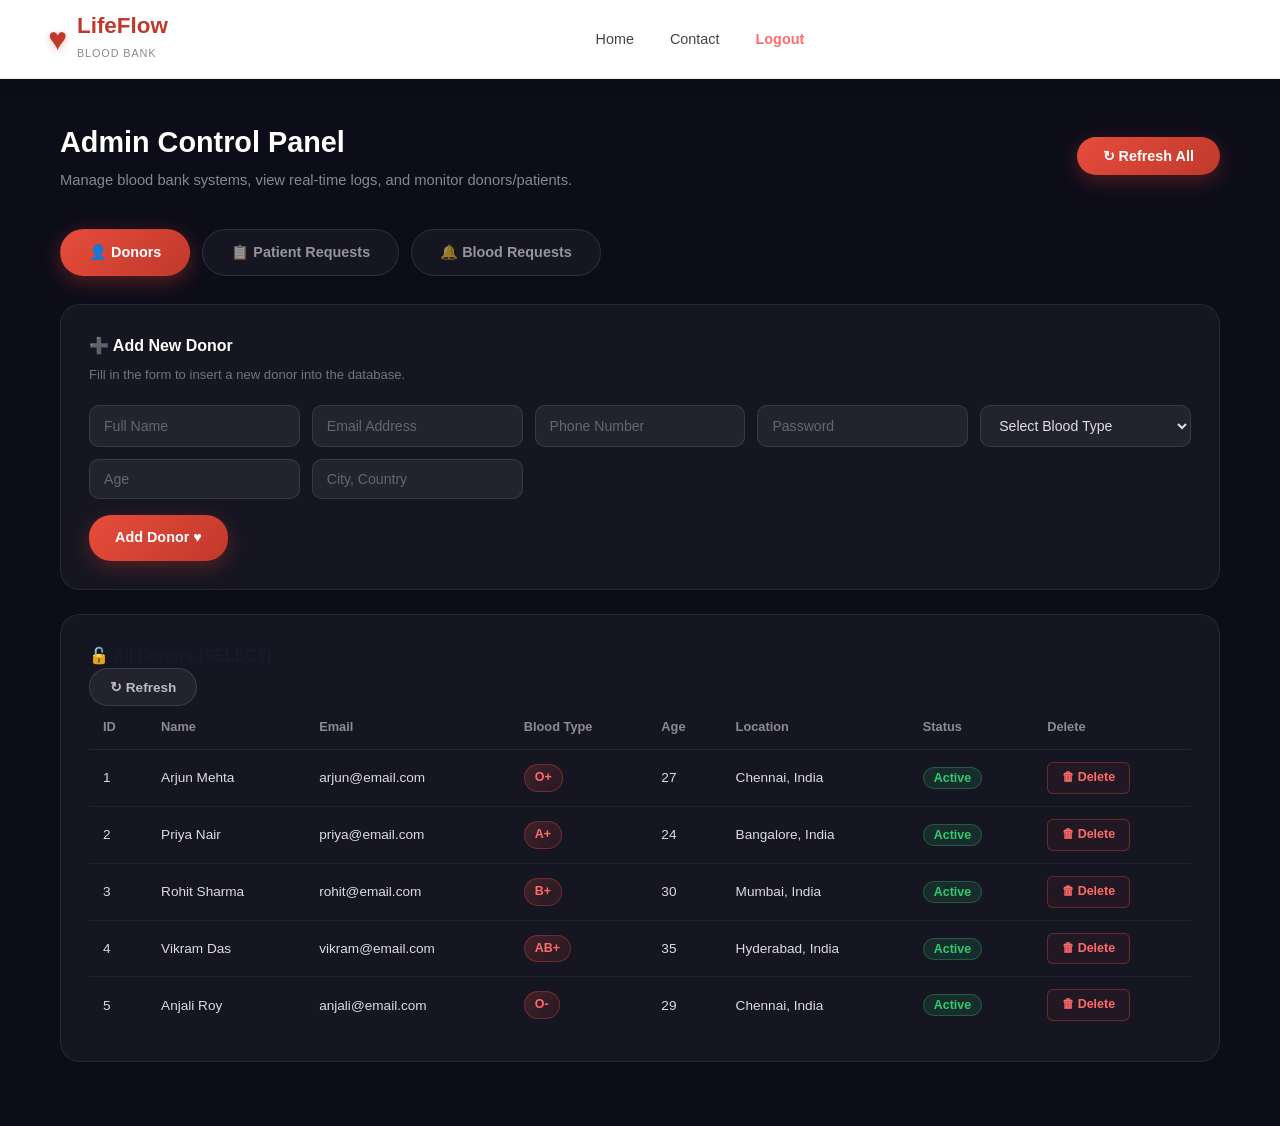
<file: web/admin.html>
<!DOCTYPE html>
<html lang="en">
<head>
    <meta charset="UTF-8">
    <meta name="viewport" content="width=device-width, initial-scale=1.0">
    <meta name="description" content="Admin Panel - LifeFlow Blood Bank. Manage donors, patients and blood requests.">
    <title>Admin Panel | LifeFlow Blood Bank</title>
    <link rel="stylesheet" href="./style/style.css">
    <link rel="stylesheet" href="./style/animation.css">
    <style>
        
        .admin-page {
            background: #0d0d1a;
            min-height: calc(100vh - 65px);
            padding: 40px 60px;
        }

     
        .admin-header {
            display: flex;
            align-items: center;
            justify-content: space-between;
            margin-bottom: 36px;
            animation: fadeUp 0.8s ease-out forwards;
        }
        .admin-welcome h2 {
            font-size: 1.8rem;
            font-weight: 800;
            color: white;
        }
        .admin-welcome p {
            font-size: 0.92rem;
            color: rgba(255,255,255,0.5);
            margin-top: 4px;
        }

       
        .admin-tabs {
            display: flex;
            gap: 12px;
            margin-bottom: 28px;
            animation: fadeUp 0.8s ease-out forwards;
        }
        .tab-btn {
            padding: 11px 28px;
            border: 1px solid rgba(255,255,255,0.1);
            border-radius: 40px;
            background: rgba(255,255,255,0.04);
            color: rgba(255,255,255,0.55);
            font-size: 0.9rem;
            font-weight: 600;
            font-family: inherit;
            cursor: pointer;
            transition: all 0.2s;
            display: inline-block;
        }
        .tab-btn:hover {
            border-color: rgba(231,76,60,0.5);
            color: white;
        }

 
        .panel { display: none !important; }

       
        #tab-donors:checked ~ .admin-page #panel-donors,
        #tab-patients:checked ~ .admin-page #panel-patients,
        #tab-requests:checked ~ .admin-page #panel-requests {
            display: block !important;
        }

        #tab-donors:checked ~ .admin-page #tab-btn-donors,
        #tab-patients:checked ~ .admin-page #tab-btn-patients,
        #tab-requests:checked ~ .admin-page #tab-btn-requests {
            background: linear-gradient(135deg, #e74c3c, #c0392b);
            border-color: transparent;
            color: white;
            box-shadow: 0 6px 20px rgba(192,57,43,0.4);
        }

       
        .dash-card {
            background: rgba(255,255,255,0.04);
            border: 1px solid rgba(255,255,255,0.08);
            border-radius: 20px;
            padding: 28px 28px;
            margin-bottom: 24px;
            animation: fadeUp 0.8s ease-out forwards;
        }
        .dash-card h3 {
            font-size: 1rem;
            font-weight: 700;
            color: white;
            margin-bottom: 6px;
        }
        .card-sub {
            font-size: 0.82rem;
            color: rgba(255,255,255,0.4);
            margin-bottom: 20px;
        }

       
        .form-grid {
            display: grid;
            grid-template-columns: repeat(auto-fill, minmax(190px, 1fr));
            gap: 12px;
            margin-bottom: 16px;
        }
        .input-wrapper {
            display: flex;
            align-items: center;
            background: rgba(255,255,255,0.06);
            border: 1px solid rgba(255,255,255,0.1);
            border-radius: 10px;
            overflow: hidden;
            transition: border 0.2s;
        }
        .input-wrapper:focus-within {
            border-color: rgba(231,76,60,0.6);
        }
        .input-wrapper input,
        .input-wrapper select {
            width: 100%;
            padding: 11px 14px;
            background: transparent;
            border: none;
            color: #e0e0e0;
            font-size: 0.88rem;
            font-family: inherit;
            outline: none;
        }
        .input-wrapper input::placeholder { color: rgba(255,255,255,0.3); }
        .input-wrapper select option { background: #1a1a2e; }

        .btn-submit-sm {
            padding: 11px 26px;
            border: none;
            border-radius: 22px;
            background: linear-gradient(135deg, #e74c3c, #c0392b);
            color: white;
            font-size: 0.9rem;
            font-weight: 700;
            font-family: inherit;
            cursor: pointer;
            box-shadow: 0 6px 20px rgba(192,57,43,0.35);
            transition: transform 0.2s, box-shadow 0.2s;
            display: inline-block;
        }
        .btn-submit-sm:hover {
            transform: translateY(-2px);
            box-shadow: 0 10px 28px rgba(192,57,43,0.5);
        }
        .btn-refresh {
            padding: 10px 20px;
            border: 1px solid rgba(255,255,255,0.12);
            border-radius: 22px;
            background: rgba(255,255,255,0.06);
            color: rgba(255,255,255,0.7);
            font-size: 0.85rem;
            font-weight: 600;
            font-family: inherit;
            cursor: pointer;
            transition: all 0.2s;
            display: inline-block;
        }
        .btn-refresh:hover { background: rgba(255,255,255,0.12); color: white; }

        
        .history-table {
            width: 100%;
            border-collapse: collapse;
            font-size: 0.85rem;
        }
        .history-table th {
            text-align: left;
            padding: 11px 14px;
            color: rgba(255,255,255,0.5);
            font-weight: 600;
            font-size: 0.8rem;
            border-bottom: 1px solid rgba(255,255,255,0.07);
        }
        .history-table td {
            padding: 12px 14px;
            border-bottom: 1px solid rgba(255,255,255,0.05);
            color: rgba(255,255,255,0.85);
        }
        .history-table tr:last-child td { border-bottom: none; }
        .history-table tr:hover td { background: rgba(255,255,255,0.02); }


        .blood-badge {
            display: inline-block;
            padding: 3px 10px;
            border-radius: 20px;
            font-size: 0.78rem;
            font-weight: 700;
            background: linear-gradient(135deg, rgba(231,76,60,0.2), rgba(192,57,43,0.1));
            border: 1px solid rgba(231,76,60,0.35);
            color: #ff6b6b;
        }
        .badge-active   { background: rgba(46,204,113,0.12);  border: 1px solid rgba(46,204,113,0.3);  color: #2ecc71; padding: 3px 10px; border-radius: 20px; font-size: 0.78rem; font-weight: 700; }
        .badge-inactive { background: rgba(231,76,60,0.12);   border: 1px solid rgba(231,76,60,0.3);   color: #e74c3c; padding: 3px 10px; border-radius: 20px; font-size: 0.78rem; font-weight: 700; }
        .badge-pending  { background: rgba(241,196,15,0.12);  border: 1px solid rgba(241,196,15,0.3);  color: #f1c40f; padding: 3px 10px; border-radius: 20px; font-size: 0.78rem; font-weight: 700; }
        .badge-critical { background: rgba(231,76,60,0.18);   border: 1px solid rgba(231,76,60,0.4);   color: #ff6b6b; padding: 3px 10px; border-radius: 20px; font-size: 0.78rem; font-weight: 700; }
        .badge-urgent   { background: rgba(241,196,15,0.15);  border: 1px solid rgba(241,196,15,0.35); color: #f1c40f; padding: 3px 10px; border-radius: 20px; font-size: 0.78rem; font-weight: 700; }
        .badge-accepted { background: rgba(46,204,113,0.12);  border: 1px solid rgba(46,204,113,0.3);  color: #2ecc71; padding: 3px 10px; border-radius: 20px; font-size: 0.78rem; font-weight: 700; }


        .btn-del {
            padding: 5px 14px;
            border: 1px solid rgba(231,76,60,0.35);
            border-radius: 6px;
            background: rgba(231,76,60,0.06);
            color: #ff6b6b;
            font-size: 0.78rem;
            font-weight: 600;
            font-family: inherit;
            cursor: pointer;
            transition: all 0.2s;
            display: inline-block;
        }
        .btn-del:hover { background: #e74c3c; color: white; border-color: transparent; }

        
        tr:has(.delete-row-checkbox:checked) {
            display: none !important;
        }

       
        .form-msg {
            display: none;
            margin-top: 14px;
            font-size: 0.88rem;
            font-weight: 600;
        }
        #add-donor-toggle:checked ~ .admin-page #d-msg { display: block; }
        #add-patient-toggle:checked ~ .admin-page #p-msg { display: block; }
        #send-request-toggle:checked ~ .admin-page #r-msg { display: block; }

        /* Responsive Styles */
        .table-responsive {
            width: 100%;
            overflow-x: auto;
            display: block;
        }
        @media (max-width: 768px) {
            .admin-page {
                padding: 20px;
            }
            .admin-header {
                flex-direction: column;
                align-items: flex-start;
                gap: 15px;
            }
            .admin-tabs {
                flex-wrap: wrap;
            }
            .form-grid {
                grid-template-columns: 1fr;
            }
            .dash-card {
                padding: 20px;
            }
        }
    </style>
</head>
<body class="login-body">

 
    <input type="checkbox" id="add-donor-toggle" style="display:none;">
    <input type="checkbox" id="add-patient-toggle" style="display:none;">
    <input type="checkbox" id="send-request-toggle" style="display:none;">
    <input type="radio" name="admin-tabs" id="tab-donors" checked style="display:none;">
    <input type="radio" name="admin-tabs" id="tab-patients" style="display:none;">
    <input type="radio" name="admin-tabs" id="tab-requests" style="display:none;">

   
    <header id="navbar">
        <div class="nav-brand">
            <span class="brand-icon">&#9829;</span>
            <div class="brand-text">
                <h1>LifeFlow</h1>
                <span class="brand-sub">Blood Bank</span>
            </div>
        </div>
        <nav class="nav-links">
            <a href="index.html" class="nav-link">Home</a>
            <a href="index.html#contact" class="nav-link">Contact</a>
            <a href="login.html" class="nav-link" style="color:#ff6b6b; font-weight:600;">Logout</a>
        </nav>
        <div class="nav-actions">
            <div class="menu-toggle" id="mobile-menu" style="display:none; font-size: 1.8rem; cursor: pointer; color: #c0392b; align-items: center;">
                &#9776;
            </div>
        </div>
    </header>

    
    <div class="admin-page">
        
       
        <div class="admin-header">
            <div class="admin-welcome">
                <h2>Admin Control Panel</h2>
                <p>Manage blood bank systems, view real-time logs, and monitor donors/patients.</p>
            </div>
            <a href="admin.html" class="btn-submit-sm" style="display: inline-block; text-align: center; text-decoration: none; line-height: 1.15; padding: 11px 26px;">&#8635; Refresh All</a>
        </div>

       
        <div class="admin-tabs">
            <label for="tab-donors" class="tab-btn" id="tab-btn-donors">&#128100; Donors</label>
            <label for="tab-patients" class="tab-btn" id="tab-btn-patients">&#128203; Patient Requests</label>
            <label for="tab-requests" class="tab-btn" id="tab-btn-requests">&#128276; Blood Requests</label>
        </div>

        
        <div id="panel-donors" class="panel">

       
            <div class="dash-card">
                <h3>&#10133; Add New Donor</h3>
                <p class="card-sub">Fill in the form to insert a new donor into the database.</p>
                <div class="form-grid">
                    <div class="input-wrapper"><input id="d-name"     type="text"     placeholder="Full Name" /></div>
                    <div class="input-wrapper"><input id="d-email"    type="email"    placeholder="Email Address" /></div>
                    <div class="input-wrapper"><input id="d-phone"    type="tel"      placeholder="Phone Number" /></div>
                    <div class="input-wrapper"><input id="d-password" type="password" placeholder="Password" /></div>
                    <div class="input-wrapper">
                        <select id="d-blood">
                            <option value="">Select Blood Type</option>
                            <option>A+</option><option>A-</option>
                            <option>B+</option><option>B-</option>
                            <option>O+</option><option>O-</option>
                            <option>AB+</option><option>AB-</option>
                        </select>
                    </div>
                    <div class="input-wrapper"><input id="d-age"      type="number" placeholder="Age" /></div>
                    <div class="input-wrapper"><input id="d-location" type="text"   placeholder="City, Country" /></div>
                </div>
                <label for="add-donor-toggle" class="btn-submit-sm" style="display: inline-block; cursor: pointer; text-align: center;">Add Donor &#9829;</label>
                <div class="form-msg" id="d-msg" style="color:#2ecc71;">✅ Donor added successfully (simulated).</div>
            </div>

          
            <div class="dash-card">
                <div class="section-row">
                    <h4>&#128275; All Donors (SELECT)</h4>
                    <a href="admin.html" style="text-decoration: none;"><button class="btn-refresh">&#8635; Refresh</button></a>
                </div>
                <div class="table-responsive"><table class="history-table">
                    <thead>
                        <tr>
                            <th>ID</th><th>Name</th><th>Email</th>
                            <th>Blood Type</th><th>Age</th><th>Location</th>
                            <th>Status</th><th>Delete</th>
                        </tr>
                    </thead>
                    <tbody id="donors-tbody">
                        <tr>
                            <td>1</td><td>Arjun Mehta</td><td>arjun@email.com</td>
                            <td><span class="blood-badge">O+</span></td><td>27</td><td>Chennai, India</td>
                            <td><span class="badge-active">Active</span></td>
                            <td><a href="/delete-user?userId=1" class="btn-del" style="text-decoration:none;">&#128465; Delete</a></td>
                        </tr>
                        <tr>
                            <td>2</td><td>Priya Nair</td><td>priya@email.com</td>
                            <td><span class="blood-badge">A+</span></td><td>24</td><td>Bangalore, India</td>
                            <td><span class="badge-active">Active</span></td>
                            <td><a href="/delete-user?userId=2" class="btn-del" style="text-decoration:none;">&#128465; Delete</a></td>
                        </tr>
                        <tr>
                            <td>3</td><td>Rohit Sharma</td><td>rohit@email.com</td>
                            <td><span class="blood-badge">B+</span></td><td>30</td><td>Mumbai, India</td>
                            <td><span class="badge-active">Active</span></td>
                            <td><a href="/delete-user?userId=3" class="btn-del" style="text-decoration:none;">&#128465; Delete</a></td>
                        </tr>
                        <tr>
                            <td>4</td><td>Vikram Das</td><td>vikram@email.com</td>
                            <td><span class="blood-badge">AB+</span></td><td>35</td><td>Hyderabad, India</td>
                            <td><span class="badge-active">Active</span></td>
                            <td><a href="/delete-user?userId=4" class="btn-del" style="text-decoration:none;">&#128465; Delete</a></td>
                        </tr>
                        <tr>
                            <td>5</td><td>Anjali Roy</td><td>anjali@email.com</td>
                            <td><span class="blood-badge">O-</span></td><td>29</td><td>Chennai, India</td>
                            <td><span class="badge-active">Active</span></td>
                            <td><a href="/delete-user?userId=5" class="btn-del" style="text-decoration:none;">&#128465; Delete</a></td>
                        </tr>
                    </tbody>
                </table></div>
            </div>
        </div>

        
        <div id="panel-patients" class="panel">

           
            <div class="dash-card">
                <h3>&#10133; Submit Blood Request</h3>
                <p class="card-sub">Add a new patient blood request to the database.</p>
                <div class="form-grid">
                    <div class="input-wrapper"><input id="p-name"     type="text"  placeholder="Patient Full Name" /></div>
                    <div class="input-wrapper"><input id="p-email"    type="email" placeholder="Email Address" /></div>
                    <div class="input-wrapper"><input id="p-phone"    type="tel"   placeholder="Phone Number" /></div>
                    <div class="input-wrapper">
                        <select id="p-blood">
                            <option value="">Blood Type Needed</option>
                            <option>A+</option><option>A-</option>
                            ``<option>B+</option><option>B-</option>
                            <option>O+</option><option>O-</option>
                            <option>AB+</option><option>AB-</option>
                        </select>
                    </div>
                    <div class="input-wrapper"><input id="p-hospital" type="text" placeholder="Hospital / Location" /></div>
                </div>
                <label for="add-patient-toggle" class="btn-submit-sm" style="display: inline-block; cursor: pointer; text-align: center;">Submit Request &#9829;</label>
                <div class="form-msg" id="p-msg" style="color:#2ecc71;">✅ Patient Request submitted successfully (simulated).</div>
            </div>

            
            <div class="dash-card">
                <div class="section-row">
                    <h4>&#128275; All Patient Requests (SELECT)</h4>
                    <a href="admin.html" style="text-decoration: none;"><button class="btn-refresh">&#8635; Refresh</button></a>
                </div>
                <div class="table-responsive"><table class="history-table">
                    <thead>
                        <tr>
                            <th>ID</th><th>Name</th><th>Email</th>
                            <th>Blood Needed</th><th>Hospital</th><th>Phone</th><th>Delete</th>
                        </tr>
                    </thead>
                    <tbody id="patients-tbody">
                        <tr>
                            <td>1</td><td>Rajesh Kumar</td><td>rajesh@email.com</td>
                            <td><span class="blood-badge">O+</span></td><td>Apollo Hospital</td><td>+91 94444 88888</td>
                            <td><a href="/delete-user?userId=1" class="btn-del" style="text-decoration:none;">&#128465; Delete</a></td>
                        </tr>
                        <tr>
                            <td>2</td><td>Sita Devi</td><td>sita@email.com</td>
                            <td><span class="blood-badge">A+</span></td><td>City General Hospital</td><td>+91 93333 77777</td>
                            <td><a href="/delete-user?userId=2" class="btn-del" style="text-decoration:none;">&#128465; Delete</a></td>
                        </tr>
                        <tr>
                            <td>3</td><td>Amit Sharma</td><td>amit@email.com</td>
                            <td><span class="blood-badge">O+</span></td><td>Fortis Hospital</td><td>+91 44444 55555</td>
                            <td><a href="/delete-user?userId=3" class="btn-del" style="text-decoration:none;">&#128465; Delete</a></td>
                        </tr>
                    </tbody>
                </table></div>
            </div>
        </div>

        
        <div id="panel-requests" class="panel">

        
            <div class="dash-card">
                <h3>&#10133; Send Request to Donor</h3>
                <p class="card-sub">Link a patient to a specific donor by entering their IDs.</p>
                <div class="form-grid">
                    <div class="input-wrapper"><input id="r-pid"      type="number" placeholder="Patient ID" /></div>
                    <div class="input-wrapper"><input id="r-did"      type="number" placeholder="Donor ID" /></div>
                    <div class="input-wrapper">
                        <select id="r-blood">
                            <option value="">Blood Type</option>
                            <option>A+</option><option>A-</option>
                            <option>B+</option><option>B-</option>
                            <option>O+</option><option>O-</option>
                            <option>AB+</option><option>AB-</option>
                        </select>
                    </div>
                    <div class="input-wrapper"><input id="r-hospital" type="text" placeholder="Hospital" /></div>
                </div>
                <label for="send-request-toggle" class="btn-submit-sm" style="display: inline-block; cursor: pointer; text-align: center;">Send Request &#9829;</label>
                <div class="form-msg" id="r-msg" style="color:#2ecc71;">✅ Blood Request linked successfully (simulated).</div>
            </div>

           
            <div class="dash-card">
                <div class="section-row">
                    <h4>&#128275; All Blood Requests (SELECT)</h4>
                    <a href="admin.html" style="text-decoration: none;"><button class="btn-refresh">&#8635; Refresh</button></a>
                </div>
                <table class="history-table">
                    <thead>
                        <tr>
                            <th>ID</th><th>Patient</th><th>Blood Needed</th>
                            <th>Hospital</th><th>Units</th><th>Status</th><th>Created At</th><th>Delete</th>
                        </tr>
                    </thead>
                    <tbody id="requests-tbody">
                        <tr>
                            <td>1</td><td>Rajesh Kumar</td><td><span class="blood-badge">O+</span></td>
                            <td>Apollo Hospital</td><td>1 Unit</td><td><span class="badge-pending">Pending</span></td><td>2026-06-29 23:51:04.0</td>
                            <td><a href="/delete-request?requestId=1" class="btn-del" style="text-decoration:none;">&#128465; Delete</a></td>
                        </tr>
                        <tr>
                            <td>2</td><td>Sita Devi</td><td><span class="blood-badge">A+</span></td>
                            <td>City General Hospital</td><td>1 Unit</td><td><span class="badge-pending">Pending</span></td><td>2026-06-29 23:34:32.0</td>
                            <td><a href="/delete-request?requestId=2" class="btn-del" style="text-decoration:none;">&#128465; Delete</a></td>
                        </tr>
                        <tr>
                            <td>3</td><td>Amit Sharma</td><td><span class="blood-badge">O+</span></td>
                            <td>Fortis Hospital</td><td>1 Unit</td><td><span class="badge-accepted">Accepted</span></td><td>2026-06-29 23:33:00.0</td>
                            <td><a href="/delete-request?requestId=3" class="btn-del" style="text-decoration:none;">&#128465; Delete</a></td>
                        </tr>
                    </tbody>
                </table>
            </div>
        </div>

    </div>
    <script>
        const mobileMenu = document.getElementById('mobile-menu');
        const navLinks = document.querySelector('.nav-links');
        
        if (mobileMenu) {
            mobileMenu.addEventListener('click', () => {
                navLinks.classList.toggle('active');
            });
            
            // Close menu on link click
            document.querySelectorAll('.nav-link').forEach(link => {
                link.addEventListener('click', () => {
                    navLinks.classList.remove('active');
                });
            });
        }
    </script>
    <script src="script.js"></script>
</body>
</html>
</file>
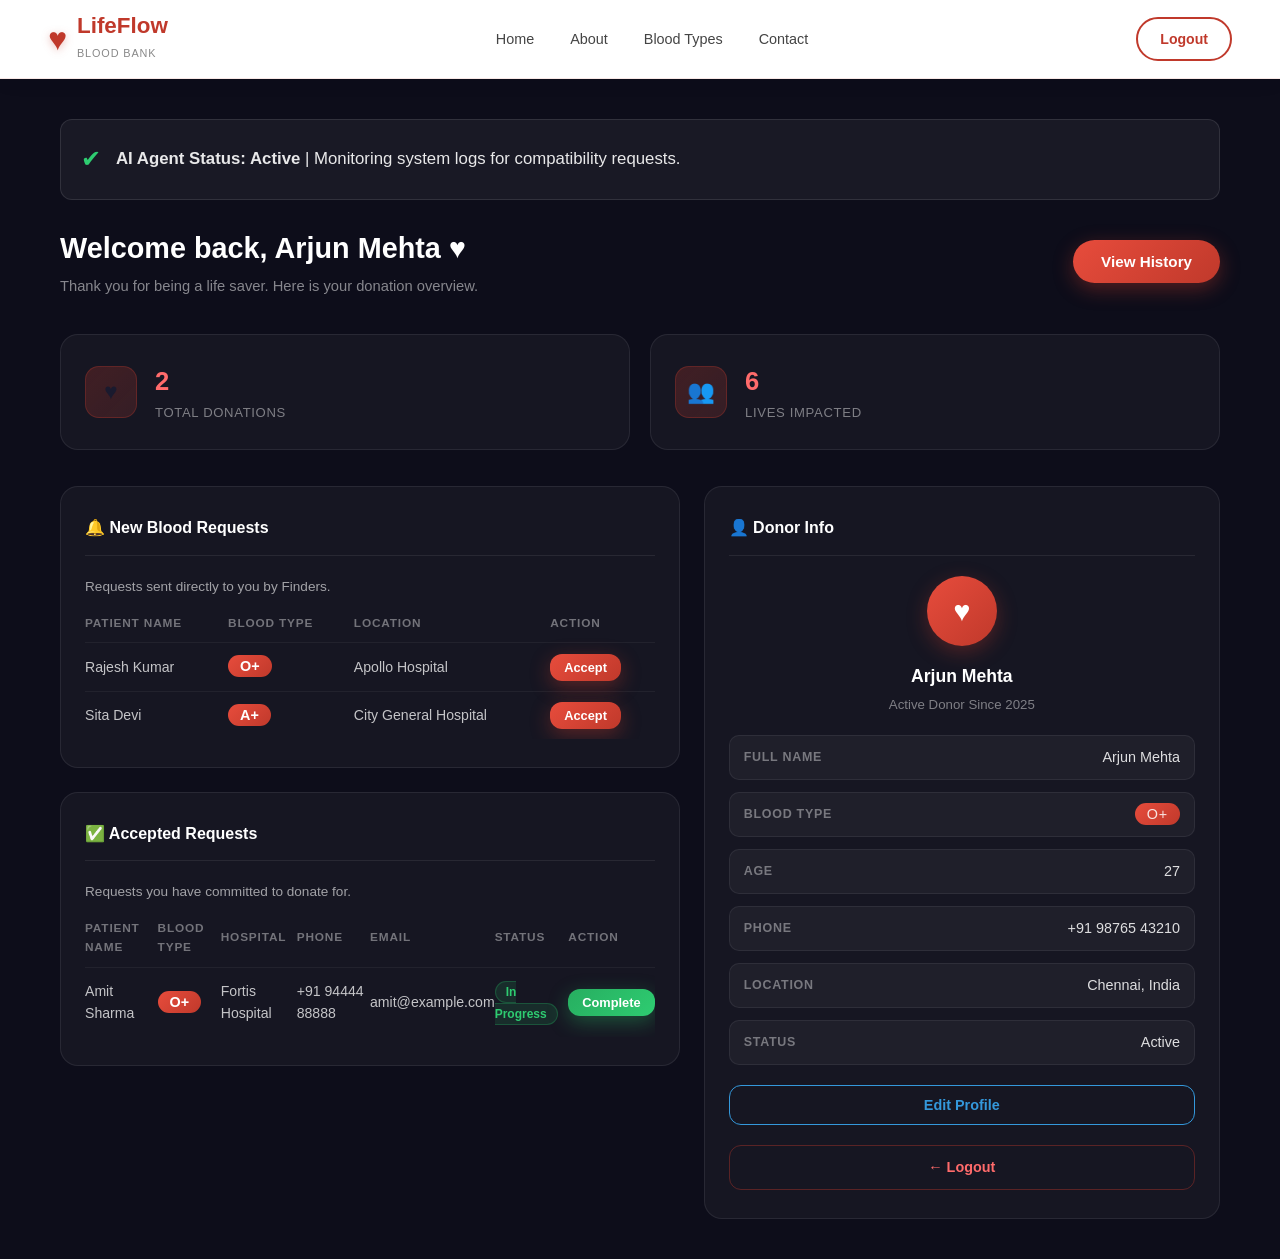
<file: web/donor_dashboard.html>
<!DOCTYPE html>
<html lang="en">
<head>
    <meta charset="UTF-8">
    <meta name="viewport" content="width=device-width, initial-scale=1.0">
    <meta name="description" content="Donor Dashboard - LifeFlow Blood Bank. Manage your blood donations.">
    <title>Donor Dashboard | LifeFlow Blood Bank</title>
    <link rel="stylesheet" href="./style/style.css">
    <link rel="stylesheet" href="./style/donor_dashboard.css">
    <link rel="stylesheet" href="./style/animation.css">
    <style>
        @keyframes amberGlow {
            0% { box-shadow: 0 0 0 0 rgba(243, 156, 18, 0.4); border-color: rgba(243, 156, 18, 0.6); }
            50% { box-shadow: 0 0 15px 5px rgba(243, 156, 18, 0.6); border-color: rgba(243, 156, 18, 1); }
            100% { box-shadow: 0 0 0 0 rgba(243, 156, 18, 0.4); border-color: rgba(243, 156, 18, 0.6); }
        }
        
        #ai-priority-module {
            background: rgba(255, 255, 255, 0.05);
            border: 1px solid rgba(255, 255, 255, 0.1);
            padding: 20px; 
            border-radius: 12px; 
            margin-bottom: 25px; 
            transition: all 0.3s ease;
        }
        
        #ai-priority-module.ai-alert-active {
            background: linear-gradient(135deg, rgba(243, 156, 18, 0.1), rgba(230, 126, 34, 0.1));
            animation: amberGlow 2s infinite;
        }
       
        .accept-checkbox:checked + label.accept-btn {
            background: transparent !important;
            border: none !important;
            color: #2ecc71 !important;
            box-shadow: none !important;
            pointer-events: none;
        }
        .accept-checkbox:checked + label.accept-btn .unaccepted {
            display: none;
        }
        .accept-checkbox:checked + label.accept-btn::before {
            content: " Accepted";
        }

        
        .profile-success-msg {
            display: none;
            color: #2ecc71;
            font-size: 0.85rem;
            margin-top: 10px;
            text-align: center;
        }
        #profile-save-toggle:checked ~ .profile-success-msg {
            display: block;
        }

        
        .contact-toast-wrapper {
            display: none;
            position: fixed;
            bottom: 30px;
            right: 30px;
            background: linear-gradient(135deg, #1a1a2e, #16213e);
            border: 1px solid rgba(231, 76, 60, 0.4);
            border-radius: 14px;
            padding: 18px 24px;
            color: white;
            font-size: 0.9rem;
            box-shadow: 0 8px 32px rgba(0, 0, 0, 0.5);
            z-index: 9999;
        }
        .toast-toggle:checked ~ .contact-toast-wrapper {
            display: block;
            animation: fadeUp 0.4s ease-out;
        }
        .toast-close-btn {
            display: block;
            margin-top: 10px;
            padding: 6px 16px;
            background: #e74c3c;
            border: none;
            border-radius: 8px;
            color: white;
            cursor: pointer;
            font-size: 0.82rem;
            text-align: center;
        }
    </style>
</head>
<body class="login-body">

   
    <input type="checkbox" id="contact-toggle-amit" class="toast-toggle" style="display:none;">


    <header id="navbar">
        <div class="nav-brand">
            <span class="brand-icon">&#9829;</span>
            <div class="brand-text">
                <h1>LifeFlow</h1>
                <span class="brand-sub">Blood Bank</span>
            </div>
        </div>
        <nav class="nav-links">
            <a href="index.html" class="nav-link">Home</a>
            <a href="index.html#about" class="nav-link">About</a>
            <a href="index.html#blood-types" class="nav-link">Blood Types</a>
            <a href="index.html#contact" class="nav-link">Contact</a>
        </nav>
        <div class="nav-actions">
            <div class="menu-toggle" id="mobile-menu" style="display:none; font-size: 1.8rem; cursor: pointer; color: #c0392b; align-items: center;">
                &#9776;
            </div>
            <a href="index.html" class="btn-login" id="btn-logout" style="display: inline-block; text-align: center;">Logout</a>
        </div>
    </header>

   
    <div class="dashboard-page">

        <!-- AI Priority Broadcast Module -->
        <div id="ai-priority-module">
            <!-- Passive State -->
            <div id="ai-passive-state" style="display: flex; align-items: center; justify-content: space-between;">
                <div style="display: flex; align-items: center; gap: 15px;">
                    <span style="font-size: 1.5rem; color: #2ecc71;">&#10004;</span>
                    <p style="color: rgba(255,255,255,0.9); margin: 0; font-size: 1.05rem;"><strong>AI Agent Status: Active</strong> | Monitoring system logs for compatibility requests.</p>
                </div>
            </div>
            
            <!-- Active State -->
            <div id="ai-active-state" style="display: none; align-items: center; justify-content: space-between;">
                <div style="display: flex; align-items: center; gap: 15px;">
                    <span style="font-size: 2.2rem; color: #f39c12; animation: bounce 1s infinite alternate;">&#9888;</span>
                    <div>
                        <h3 style="color: #f1c40f; margin: 0 0 5px 0; font-size: 1.25rem; font-weight: 700;">CRITICAL COMPATIBILITY DETECTED: A patient requires <span id="detected-blood-type">O+</span>.</h3>
                        <p style="color: rgba(255,255,255,0.95); margin: 0; font-size: 0.95rem; line-height: 1.4;">An automated confirmation link and match profile log has been routed to your external email account. Please check your inbox immediately to confirm availability.</p>
                    </div>
                </div>
                <button onclick="dismissAIPriority()" style="background: rgba(243, 156, 18, 0.2); border: 1px solid rgba(243, 156, 18, 0.5); color: #f1c40f; padding: 10px 18px; border-radius: 6px; cursor: pointer; font-weight: 600; transition: all 0.3s; margin-left: 20px;">Dismiss</button>
            </div>
        </div>
        
        <div class="dash-header">
            <div class="dash-welcome">
                <h2>Welcome back, Arjun Mehta &#9829;</h2>
                <p>Thank you for being a life saver. Here is your donation overview.</p>
            </div>
            <a href="donor_history.html" class="dash-donate-btn" style="display: inline-block; text-align: center; line-height: 1.15; padding: 13px 28px;">View History</a>
        </div>

        <div class="dash-stats">
            <div class="dash-stat-card">
                <div class="dash-stat-icon">&#9829;</div>
                <div class="dash-stat-info">
                    <h3>2</h3>
                    <p>Total Donations</p>
                </div>
            </div>
            <div class="dash-stat-card">
                <div class="dash-stat-icon">&#128101;</div>
                <div class="dash-stat-info">
                    <h3>6</h3>
                    <p>Lives Impacted</p>
                </div>
            </div>
        </div>

      
        <div class="dash-grid">

           
            <div class="dash-grid-left" style="display: flex; flex-direction: column; gap: 24px;">
                
               
                <div class="dash-card">
                    <h3>&#128276; New Blood Requests</h3>
                    <p style="font-size: 0.85rem; color: rgba(255,255,255,0.6); margin-bottom: 16px;">Requests sent directly to you by Finders.</p>
                    <div class="table-responsive"><table class="history-table">
                        <thead>
                            <tr>
                                <th>Patient Name</th>
                                <th>Blood Type</th>
                                <th>Location</th>
                                <th>Action</th>
                            </tr>
                        </thead>
                        <tbody id="pending-requests-tbody">
                            <tr>
                                <td>Rajesh Kumar</td>
                                <td><span class="blood-badge">O+</span></td>
                                <td>Apollo Hospital</td>
                                <td>
                                    <input type="checkbox" id="accept-req-1" class="accept-checkbox" style="display:none;">
                                    <label for="accept-req-1" class="dash-donate-btn btn-donate-small accept-btn"><span class="unaccepted">Accept</span></label>
                                </td>
                            </tr>
                            <tr>
                                <td>Sita Devi</td>
                                <td><span class="blood-badge">A+</span></td>
                                <td>City General Hospital</td>
                                <td>
                                    <input type="checkbox" id="accept-req-2" class="accept-checkbox" style="display:none;">
                                    <label for="accept-req-2" class="dash-donate-btn btn-donate-small accept-btn"><span class="unaccepted">Accept</span></label>
                                </td>
                            </tr>
                        </tbody>
                    </table></div>
                </div>

             
                <div class="dash-card">
                    <h3>&#9989; Accepted Requests</h3>
                    <p style="font-size: 0.85rem; color: rgba(255,255,255,0.6); margin-bottom: 16px;">Requests you have committed to donate for.</p>
                    <div class="table-responsive"><table class="history-table">
                        <thead>
                            <tr>
                                <th>Patient Name</th>
                                <th>Blood Type</th>
                                <th>Hospital</th>
                                <th>Phone</th>
                                <th>Email</th>
                                <th>Status</th>
                                <th>Action</th>
                            </tr>
                        </thead>
                        <tbody id="accepted-requests-tbody">
                            <tr>
                                <td>Amit Sharma</td>
                                <td><span class="blood-badge">O+</span></td>
                                <td>Fortis Hospital</td>
                                <td>+91 94444 88888</td>
                                <td>amit@example.com</td>
                                <td><span class="badge-done badge-normal" style="background: rgba(39, 174, 96, 0.15); color: #2ecc71; border: 1px solid rgba(39, 174, 96, 0.3); padding: 3px 10px; border-radius: 20px; font-size: 0.75rem; font-weight: 600;">In Progress</span></td>
                                <td>
                                    <button class="dash-donate-btn btn-donate-small" style="background:linear-gradient(135deg,#27ae60,#2ecc71);box-shadow:0 6px 20px rgba(39,174,96,0.4); border:none;">Complete</button>
                                </td>
                            </tr>
                        </tbody>
                    </table></div>
                </div>
            </div>

            
            <div class="dash-card">
                <h3>&#128100; Donor Info</h3>
                <div class="profile-avatar">&#9829;</div>
                <p class="profile-name profile-name-text" id="display-name">Arjun Mehta</p>
                <p class="profile-sub profile-sub-text">Active Donor Since 2025</p>
                
                <!-- View Mode Section -->
                <div id="profile-view-sec">
                    <div class="profile-fields">
                        <div class="profile-field">
                            <span>Full Name</span>
                            <span id="display-name-val">Arjun Mehta</span>
                        </div>
                        <div class="profile-field">
                            <span>Blood Type</span>
                            <span><span id="display-blood-val" class="blood-badge">O+</span></span>
                        </div>
                        <div class="profile-field">
                            <span>Age</span>
                            <span id="display-age-val">27</span>
                        </div>
                        <div class="profile-field">
                            <span>Phone</span>
                            <span id="display-phone-val">+91 98765 43210</span>
                        </div>
                        <div class="profile-field">
                            <span>Location</span>
                            <span id="display-location-val">Chennai, India</span>
                        </div>
                        <div class="profile-field">
                            <span>Status</span>
                            <span id="display-status-val" class="status-active">Active</span>
                        </div>
                    </div>
                    <button id="btn-edit-profile" class="logout-btn" style="border-color: #3498db; color: #3498db; margin-top: 20px; width: 100%; text-align: center; cursor: pointer; display: block;">Edit Profile</button>
                </div>

                <!-- Edit Mode Section (Hidden by default) -->
                <form id="donor-info-form" style="display: none; margin-top: 0;">
                    <div class="profile-fields">
                        <div class="profile-field">
                            <span>Full Name</span>
                            <input type="text" id="donor-name-input" placeholder="Donor Name" value="Arjun Mehta" required>
                        </div>
                        <div class="profile-field">
                            <span>Blood Type</span>
                            <select id="donor-blood-input" required>
                                <option value="O+" selected>O+</option>
                                <option value="O-">O-</option>
                                <option value="A+">A+</option>
                                <option value="A-">A-</option>
                                <option value="B+">B+</option>
                                <option value="B-">B-</option>
                                <option value="AB+">AB+</option>
                                <option value="AB-">AB-</option>
                            </select>
                        </div>
                        <div class="profile-field">
                            <span>Age</span>
                            <input type="number" id="donor-age-input" placeholder="27" value="27" required>
                        </div>
                        <div class="profile-field">
                            <span>Phone</span>
                            <input type="tel" id="donor-phone-input" placeholder="+91 98765 43210" value="+91 98765 43210" required>
                        </div>
                        <div class="profile-field">
                            <span>Location</span>
                            <input type="text" id="donor-location-input" placeholder="Chennai, India" value="Chennai, India" required>
                        </div>
                        <div class="profile-field">
                            <span>Status</span>
                            <select id="donor-status-input" required>
                                <option value="Active" selected>Active</option>
                                <option value="Inactive">Inactive</option>
                            </select>
                        </div>
                    </div>
                    <div style="display: flex; gap: 10px; margin-top: 20px;">
                        <button type="submit" class="logout-btn btn-save-donor" style="flex: 1; text-align: center; cursor: pointer; margin-top: 0;">Save Info</button>
                        <button type="button" id="btn-cancel-edit" class="logout-btn" style="flex: 1; border-color: #e74c3c; color: #ff6b6b; text-align: center; cursor: pointer; margin-top: 0;">Cancel</button>
                    </div>
                    <p class="profile-success-msg" id="profile-success-msg"> Profile saved successfully!</p>
                    <p class="profile-error-msg" id="profile-error-msg" style="display:none; color: #ff6b6b; font-size: 0.85rem; margin-top: 10px; text-align: center;">Failed to save profile. Please try again.</p>
                </form>
                <a href="index.html" class="logout-btn" id="btn-logout-profile" style="display: block; text-align: center; line-height: 1.15; padding: 13px 28px;">&#8592; Logout</a>
            </div>

        </div>
    </div>

    <div class="contact-toast-wrapper" id="toast-amit">
        <strong style="color:#e74c3c;">&#9829; Contact Patient</strong><br>
        <span style="color:rgba(255,255,255,0.7);">Name:</span> Amit Sharma<br>
        <span style="color:rgba(255,255,255,0.7);">Phone:</span> +91 44444 55555
        <label for="contact-toggle-amit" class="toast-close-btn">Close</label>
    </div>

    <script>
        const urlParams = new URLSearchParams(window.location.search);
        const email = urlParams.get('email');

        const viewSec = document.getElementById('profile-view-sec');
        const editForm = document.getElementById('donor-info-form');

        // Toggle Edit Mode
        document.getElementById('btn-edit-profile').addEventListener('click', function() {
            viewSec.style.display = 'none';
            editForm.style.display = 'block';
        });

        // Demo simulation: Trigger AI Priority Broadcast Module after 3 seconds if not in edit mode
        setTimeout(() => {
            const module = document.getElementById('ai-priority-module');
            if(module) {
                document.getElementById('ai-passive-state').style.display = 'none';
                document.getElementById('ai-active-state').style.display = 'flex';
                module.classList.add('ai-alert-active');
            }
        }, 3000);

        function dismissAIPriority() {
            const module = document.getElementById('ai-priority-module');
            if(module) {
                document.getElementById('ai-active-state').style.display = 'none';
                document.getElementById('ai-passive-state').style.display = 'flex';
                module.classList.remove('ai-alert-active');
            }
        }

        // Cancel Edit Mode
        document.getElementById('btn-cancel-edit').addEventListener('click', function() {
            editForm.style.display = 'none';
            viewSec.style.display = 'block';
            document.getElementById('profile-error-msg').style.display = 'none';
            document.getElementById('profile-success-msg').style.display = 'none';
        });

        editForm.addEventListener('submit', function(e) {
            e.preventDefault();
            
            const name = document.getElementById('donor-name-input').value;
            const blood = document.getElementById('donor-blood-input').value;
            const age = document.getElementById('donor-age-input').value;
            const phone = document.getElementById('donor-phone-input').value;
            const city = document.getElementById('donor-location-input').value;
            const status = document.getElementById('donor-status-input').value;

            const params = new URLSearchParams({
                email: email,
                name: name,
                blood: blood,
                age: age,
                phone: phone,
                city: city,
                status: status
            });

            fetch('/update-donor?' + params.toString())
                .then(response => response.text())
                .then(data => {
                    if (data === 'SUCCESS') {
                        // Update display name at the top
                        document.getElementById('display-name').textContent = name;
                        
                        const welcomeH2 = document.querySelector('.dash-welcome h2');
                        if (welcomeH2) {
                            welcomeH2.innerHTML = 'Welcome back, ' + name + ' &#9829;';
                        }

                        // Update view mode static text fields
                        document.getElementById('display-name-val').textContent = name;
                        document.getElementById('display-blood-val').textContent = blood;
                        document.getElementById('display-age-val').textContent = age;
                        document.getElementById('display-phone-val').textContent = phone;
                        document.getElementById('display-location-val').textContent = city;
                        
                        const statusVal = document.getElementById('display-status-val');
                        statusVal.textContent = status;
                        if (status === 'Active') {
                            statusVal.className = 'status-active';
                        } else {
                            statusVal.className = 'status-inactive';
                        }

                        // Switch back to view mode and show success toast
                        editForm.style.display = 'none';
                        viewSec.style.display = 'block';

                        // Show success message temporarily (can use alert or customize it)
                        alert('Profile saved successfully!');
                    } else {
                        document.getElementById('profile-error-msg').style.display = 'block';
                        document.getElementById('profile-success-msg').style.display = 'none';
                    }
                })
                .catch(err => {
                    document.getElementById('profile-error-msg').style.display = 'block';
                    document.getElementById('profile-success-msg').style.display = 'none';
                });
        });

        const mobileMenu = document.getElementById('mobile-menu');
        const navLinks = document.querySelector('.nav-links');
        
        if (mobileMenu) {
            mobileMenu.addEventListener('click', () => {
                navLinks.classList.toggle('active');
            });
            
            // Close menu on link click
            document.querySelectorAll('.nav-link').forEach(link => {
                link.addEventListener('click', () => {
                    navLinks.classList.remove('active');
                });
            });
        }
    </script>
    <script src="script.js"></script>
</body>
</html>
</file>
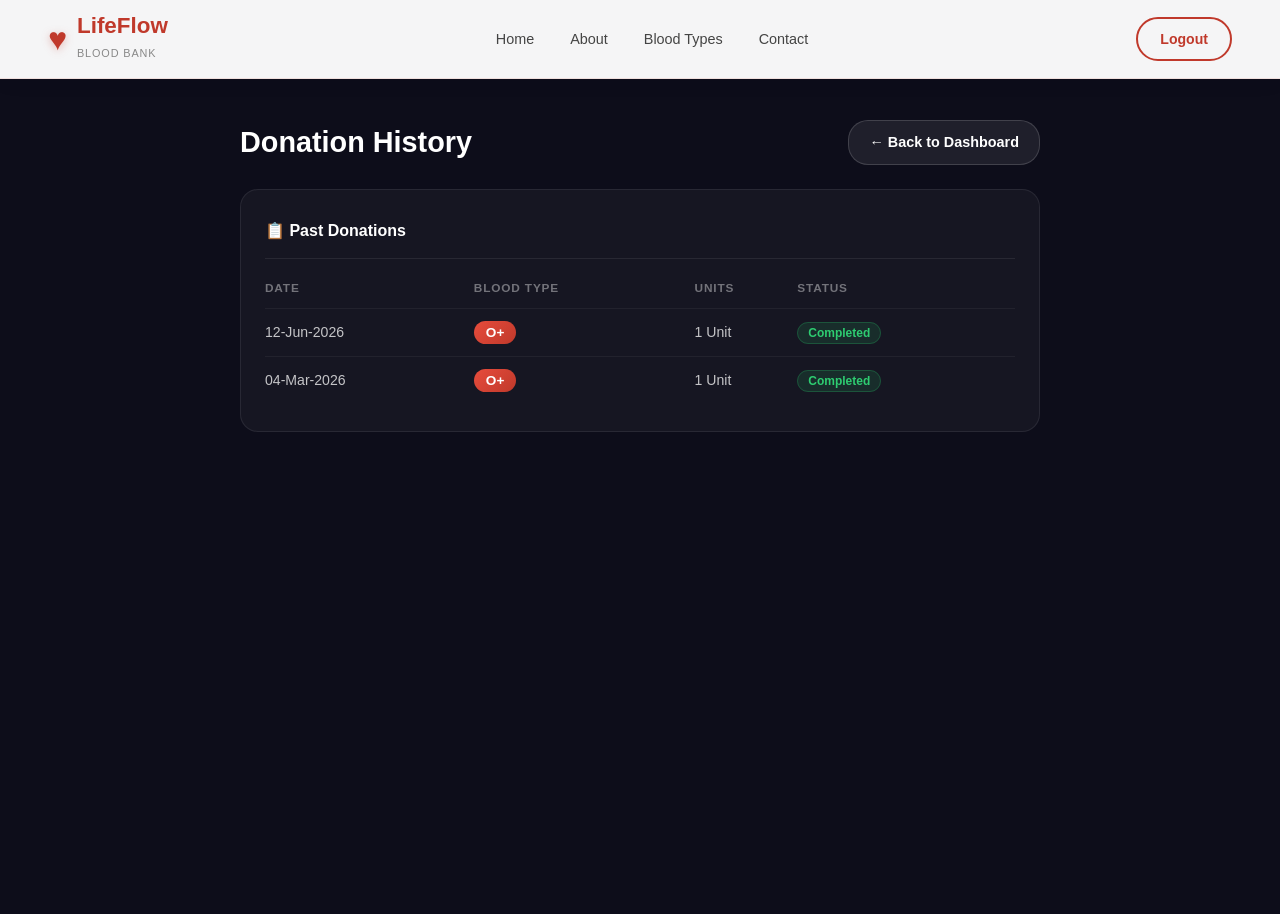
<file: web/donor_history.html>
<!DOCTYPE html>
<html lang="en">
<head>
    <meta charset="UTF-8">
    <meta name="viewport" content="width=device-width, initial-scale=1.0">
    <meta name="description" content="Donation History - LifeFlow Blood Bank.">
    <title>Donation History | LifeFlow Blood Bank</title>
    <link rel="stylesheet" href="./style/donor_history.css">
    <link rel="stylesheet" href="./style/animation.css">
</head>
<body class="login-body">


    <header id="navbar">
        <div class="nav-brand">
            <span class="brand-icon">&#9829;</span>
            <div class="brand-text">
                <h1>LifeFlow</h1>
                <span class="brand-sub">Blood Bank</span>
            </div>
        </div>
        <nav class="nav-links">
            <a href="index.html" class="nav-link">Home</a>
            <a href="index.html#about" class="nav-link">About</a>
            <a href="index.html#blood-types" class="nav-link">Blood Types</a>
            <a href="index.html#contact" class="nav-link">Contact</a>
        </nav>
        <div class="nav-actions">
            <div class="menu-toggle" id="mobile-menu" style="display:none; font-size: 1.8rem; cursor: pointer; color: #c0392b; align-items: center;">
                &#9776;
            </div>
            <a href="index.html" class="btn-login" id="btn-logout" style="display: inline-block; text-align: center;">Logout</a>
        </div>
    </header>


    <div class="history-page">
        <div class="history-container">
            <div class="history-header">
                <h2>Donation History</h2>
                <a href="donor_dashboard.html" class="back-dash-btn">&larr; Back to Dashboard</a>
            </div>

            <div class="dash-card">
                <h3>&#128203; Past Donations</h3>
                
                <div class="table-responsive"><table class="history-table">
                    <thead>
                        <tr>
                            <th>Date</th>
                            <th>Blood Type</th>
                            <th>Units</th>
                            <th>Status</th>
                        </tr>
                    </thead>
                    <tbody id="history-data">
                        <tr>
                            <td>12-Jun-2026</td>
                            <td><span class="blood-badge" style="background: linear-gradient(135deg, #e74c3c, #c0392b); color: white; padding: 4px 12px; border-radius: 20px; font-weight: 700; font-size: 0.85rem;">O+</span></td>
                            <td>1 Unit</td>
                            <td><span class="badge-done" style="background: rgba(39, 174, 96, 0.15); color: #2ecc71; border: 1px solid rgba(39, 174, 96, 0.3); padding: 3px 10px; border-radius: 20px; font-size: 0.75rem; font-weight: 600;">Completed</span></td>
                        </tr>
                        <tr>
                            <td>04-Mar-2026</td>
                            <td><span class="blood-badge" style="background: linear-gradient(135deg, #e74c3c, #c0392b); color: white; padding: 4px 12px; border-radius: 20px; font-weight: 700; font-size: 0.85rem;">O+</span></td>
                            <td>1 Unit</td>
                            <td><span class="badge-done" style="background: rgba(39, 174, 96, 0.15); color: #2ecc71; border: 1px solid rgba(39, 174, 96, 0.3); padding: 3px 10px; border-radius: 20px; font-size: 0.75rem; font-weight: 600;">Completed</span></td>
                        </tr>
                    </tbody>
                </table></div>
            </div>
        </div>
    </div>

    <script>
        const mobileMenu = document.getElementById('mobile-menu');
        const navLinks = document.querySelector('.nav-links');
        
        if (mobileMenu) {
            mobileMenu.addEventListener('click', () => {
                navLinks.classList.toggle('active');
            });
            
            // Close menu on link click
            document.querySelectorAll('.nav-link').forEach(link => {
                link.addEventListener('click', () => {
                    navLinks.classList.remove('active');
                });
            });
        }
    </script>
    <script src="script.js"></script>
</body>
</html>
</file>
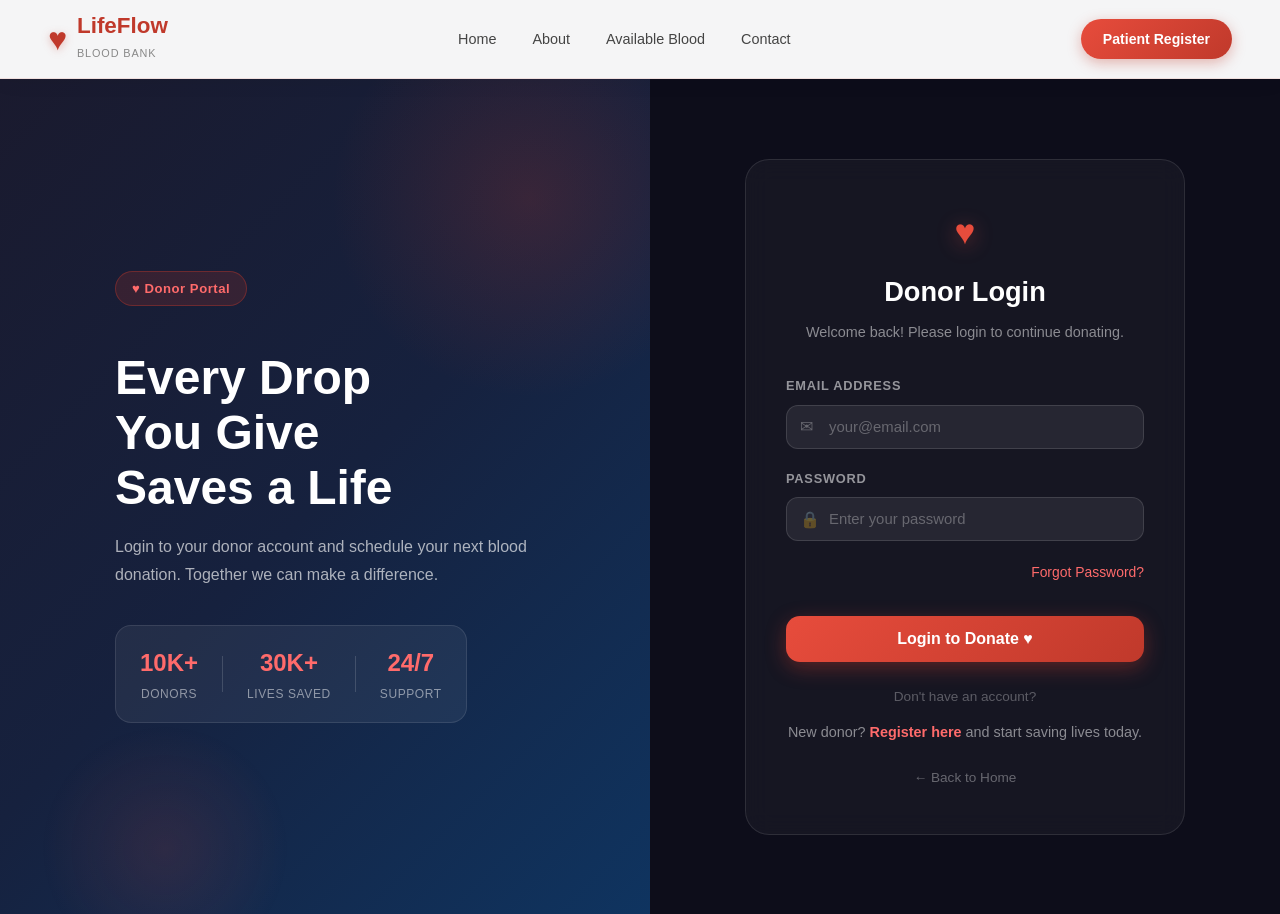
<file: web/donor_login.html>
<!DOCTYPE html>
<html lang="en">
<head>
    <meta charset="UTF-8">
    <meta name="viewport" content="width=device-width, initial-scale=1.0">
    <meta name="description" content="Donor Login - LifeFlow Blood Bank. Login to donate blood and save lives.">
    <title>Donor Login | LifeFlow Blood Bank</title>
    <link rel="stylesheet" href="./style/donor_login.css">
    <link rel="stylesheet" href="./style/animation.css">
</head>
<body class="login-body">

    
    <header id="navbar">
        <div class="nav-brand">
            <span class="brand-icon">&#9829;</span>
            <div class="brand-text">
                <h1>LifeFlow</h1>
                <span class="brand-sub">Blood Bank</span>
            </div>
        </div>
        <nav class="nav-links">
            <a href="index.html" class="nav-link">Home</a>
            <a href="index.html#about" class="nav-link">About</a>
            <a href="index.html#blood-types" class="nav-link">Available Blood</a>
            <a href="index.html#contact" class="nav-link">Contact</a>
        </nav>
        <div class="nav-actions">
            <a href="patient_register.html" class="btn-register" id="btn-register-nav" style="display: inline-block; text-align: center;">Patient Register</a>
        </div>
    </header>


    <div class="login-page">

      
        <div class="login-left">
            <div class="login-left-content">
                <span class="hero-badge">&#9829; Donor Portal</span>
                <h2 class="login-heading">Every Drop<br>You Give<br>Saves a Life</h2>
                <p class="login-sub">Login to your donor account and schedule your next blood donation. Together we can make a difference.</p>
                <div class="login-stats">
                    <div class="stat-item">
                        <span class="stat-number">10K+</span>
                        <span class="stat-label">Donors</span>
                    </div>
                    <div class="stat-divider"></div>
                    <div class="stat-item">
                        <span class="stat-number">30K+</span>
                        <span class="stat-label">Lives Saved</span>
                    </div>
                    <div class="stat-divider"></div>
                    <div class="stat-item">
                        <span class="stat-number">24/7</span>
                        <span class="stat-label">Support</span>
                    </div>
                </div>
            </div>
        </div>

       
        <div class="login-right">
            <div class="login-card">
                <div class="login-card-header">
                    <span class="login-icon">&#9829;</span>
                    <h2>Donor Login</h2>
                    <p>Welcome back! Please login to continue donating.</p>
                </div>

                <form id="login-form" class="login-form" action="/donor-login" method="POST">
                    <div class="form-group">
                        <label for="donor-email">Email Address</label>
                        <div class="input-wrapper">
                            <span class="input-icon">&#9993;</span>
                            <input type="email" id="donor-email" name="email" placeholder="your@email.com" required>
                        </div>
                    </div>

                    <div class="form-group">
                        <label for="donor-password">Password</label>
                        <div class="input-wrapper">
                            <span class="input-icon">&#128274;</span>
                            <input type="password" id="donor-password" name="password" placeholder="Enter your password" required>
                        </div>
                    </div>

                    <div class="form-row">
                        <div style="flex: 1;"></div>
                        <a href="#" class="forgot-link">Forgot Password?</a>
                    </div>

                     <button type="submit" class="btn-submit" id="btn-login-submit">
                        Login to Donate &#9829;
                    </button>
                </form>

                <div class="login-divider">
                    <span>Don't have an account?</span>
                </div>

                <div class="login-register-link">
                    <p>New donor? <a href="donor_register.html" class="link-red">Register here</a> and start saving lives today.</p>
                </div>

                <div class="login-back">
                    <a href="index.html" class="back-link">&#8592; Back to Home</a>
                </div>
            </div>
        </div>

    </div>

    <script>
     
        const params = new URLSearchParams(window.location.search);
        if (params.get('error') === 'invalid') {
            const banner = document.createElement('div');
            banner.style.cssText = 'background:rgba(231,76,60,0.15);border:1px solid #e74c3c;border-radius:10px;padding:0.8rem 1.2rem;color:#ff6b6b;font-size:0.95rem;margin-bottom:1rem;text-align:center;';
            banner.textContent = 'Invalid email or password. Please try again.';
            const form = document.getElementById('login-form');
            form.parentNode.insertBefore(banner, form);
        }
    </script>

</body>
</html>
</file>
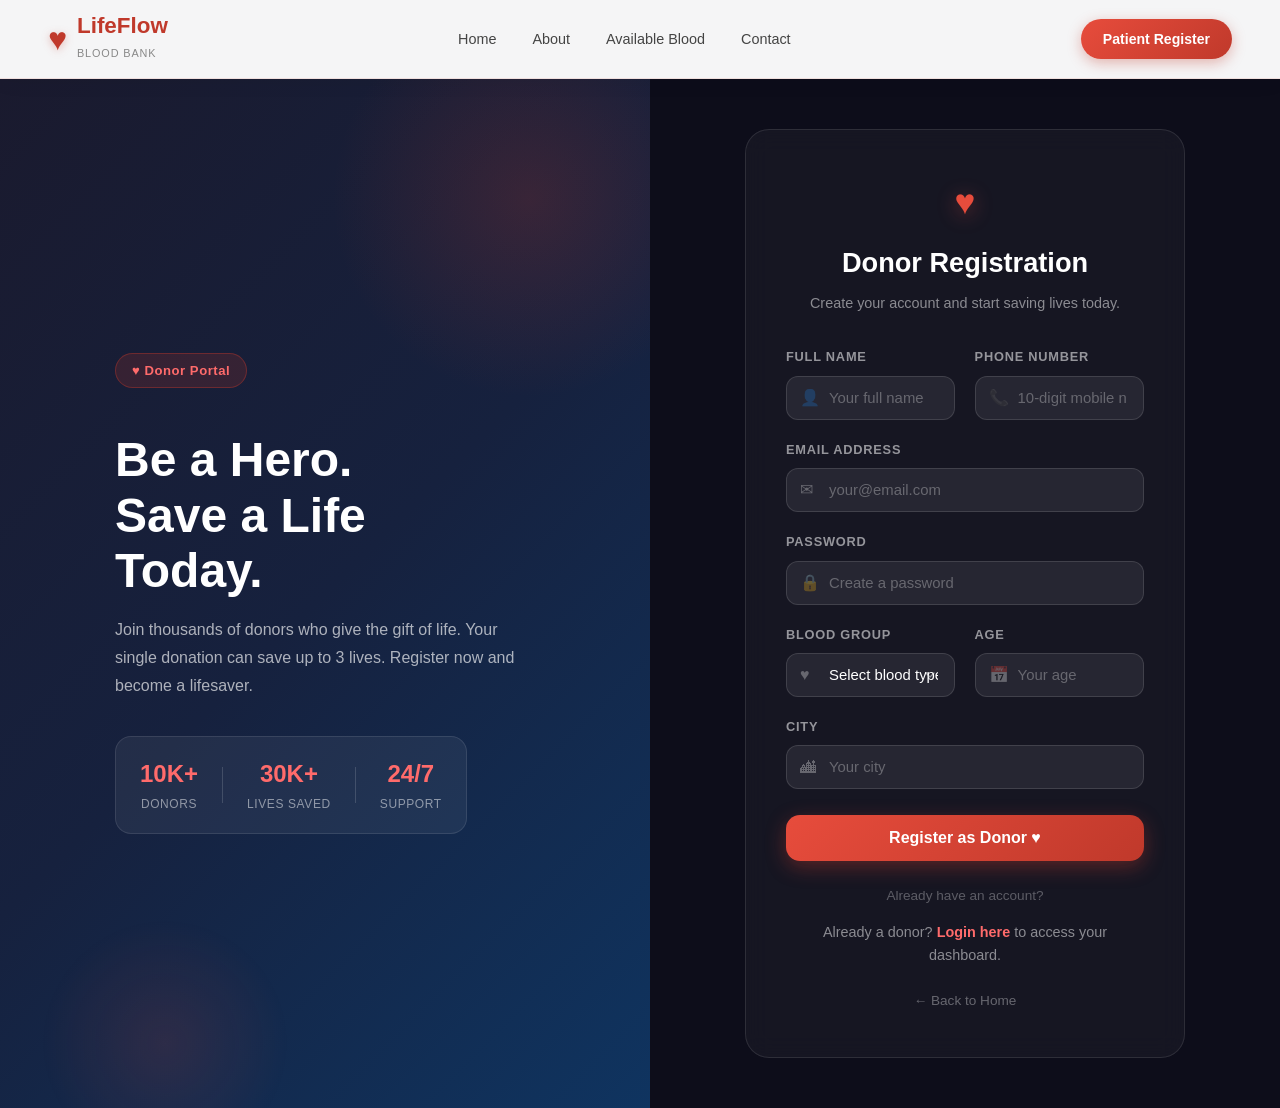
<file: web/donor_register.html>
<!DOCTYPE html>
<html lang="en">
<head>
    <meta charset="UTF-8">
    <meta name="viewport" content="width=device-width, initial-scale=1.0">
    <meta name="description" content="Donor Registration - LifeFlow Blood Bank. Register as a donor to save lives.">
    <title>Donor Register | LifeFlow Blood Bank</title>
    <link rel="stylesheet" href="./style/donor_login.css">
    <link rel="stylesheet" href="./style/animation.css">
    <style>
        .form-grid {
            display: grid;
            grid-template-columns: 1fr 1fr;
            gap: 0 1.2rem;
        }
        .form-full {
            grid-column: 1 / -1;
        }
        select.blood-select {
            width: 100%;
            padding: 13px 16px 13px 42px;
            background: rgba(255, 255, 255, 0.07);
            border: 1px solid rgba(255, 255, 255, 0.12);
            border-radius: 12px;
            font-size: 0.93rem;
            color: white;
            font-family: Arial, sans-serif;
            outline: none;
            cursor: pointer;
            -webkit-appearance: none;
            -moz-appearance: none;
            appearance: none;
            background-image: url("data:image/svg+xml;charset=UTF-8,%3Csvg xmlns='http://www.w3.org/2000/svg' viewBox='0 0 24 24' fill='none' stroke='rgba(255,255,255,0.5)' stroke-width='2' stroke-linecap='round' stroke-linejoin='round'%3E%3Cpolyline points='6 9 12 15 18 9'%3E%3C/polyline%3E%3C/svg%3E");
            background-repeat: no-repeat;
            background-position: right 16px center;
            background-size: 16px;
            transition: border-color 0.2s, background 0.2s;
        }
        select.blood-select option {
            background: #1a1a2e;
            color: #fff;
        }
        select.blood-select:focus {
            border-color: rgba(231, 76, 60, 0.6);
            background: rgba(255, 255, 255, 0.1);
        }
        .success-banner {
            display: none;
            background: rgba(46, 204, 113, 0.15);
            border: 1px solid #2ecc71;
            border-radius: 10px;
            padding: 0.8rem 1.2rem;
            color: #2ecc71;
            font-size: 0.95rem;
            margin-bottom: 1rem;
            text-align: center;
        }
        .error-banner {
            display: none;
            background: rgba(231, 76, 60, 0.15);
            border: 1px solid #e74c3c;
            border-radius: 10px;
            padding: 0.8rem 1.2rem;
            color: #ff6b6b;
            font-size: 0.95rem;
            margin-bottom: 1rem;
            text-align: center;
        }
    </style>
</head>
<body class="login-body">

    
    <header id="navbar">
        <div class="nav-brand">
            <span class="brand-icon">&#9829;</span>
            <div class="brand-text">
                <h1>LifeFlow</h1>
                <span class="brand-sub">Blood Bank</span>
            </div>
        </div>
        <nav class="nav-links">
            <a href="index.html" class="nav-link">Home</a>
            <a href="index.html#about" class="nav-link">About</a>
            <a href="index.html#blood-types" class="nav-link">Available Blood</a>
            <a href="index.html#contact" class="nav-link">Contact</a>
        </nav>
        <div class="nav-actions">
            <a href="patient_register.html" class="btn-register" id="btn-register-nav" style="display: inline-block; text-align: center;">Patient Register</a>
            <div class="menu-toggle" id="mobile-menu" style="display:none; font-size: 1.8rem; cursor: pointer; color: #c0392b; align-items: center;">
                &#9776;
            </div>
        </div>
    </header>

    <div class="login-page">

    
        <div class="login-left">
            <div class="login-left-content">
                <span class="hero-badge">&#9829; Donor Portal</span>
                <h2 class="login-heading">Be a Hero.<br>Save a Life<br>Today.</h2>
                <p class="login-sub">Join thousands of donors who give the gift of life. Your single donation can save up to 3 lives. Register now and become a lifesaver.</p>
                <div class="login-stats">
                    <div class="stat-item">
                        <span class="stat-number">10K+</span>
                        <span class="stat-label">Donors</span>
                    </div>
                    <div class="stat-divider"></div>
                    <div class="stat-item">
                        <span class="stat-number">30K+</span>
                        <span class="stat-label">Lives Saved</span>
                    </div>
                    <div class="stat-divider"></div>
                    <div class="stat-item">
                        <span class="stat-number">24/7</span>
                        <span class="stat-label">Support</span>
                    </div>
                </div>
            </div>
        </div>

        
        <div class="login-right">
            <div class="login-card register-card">
                <div class="login-card-header">
                    <span class="login-icon">&#9829;</span>
                    <h2>Donor Registration</h2>
                    <p>Create your account and start saving lives today.</p>
                </div>

                <div class="success-banner" id="success-banner">
                    &#10003; Registration successful! You can now <a href="login.html" class="link-red">login here</a>.
                </div>
                <div class="error-banner" id="error-banner">
                    &#10007; Registration failed. Email may already be in use.
                </div>

                <form id="donor-register-form" class="login-form" action="/donor-register" method="POST">
                    <div class="form-grid">
                        <div class="form-group">
                            <label for="dr-name">Full Name</label>
                            <div class="input-wrapper">
                                <span class="input-icon">&#128100;</span>
                                <input type="text" id="dr-name" name="name" placeholder="Your full name" required minlength="3" maxlength="50" pattern="^[a-zA-Z\s]+$" title="Only letters and spaces">
                            </div>
                        </div>
                        <div class="form-group">
                            <label for="dr-phone">Phone Number</label>
                            <div class="input-wrapper">
                                <span class="input-icon">&#128222;</span>
                                <input type="tel" id="dr-phone" name="phone" placeholder="10-digit mobile number" pattern="^[0-9]{10}$" title="Must be exactly 10 digits" minlength="10" maxlength="10" oninput="this.value = this.value.replace(/[^0-9]/g, '')" required>
                            </div>
                        </div>
                        <div class="form-group form-full">
                            <label for="dr-email">Email Address</label>
                            <div class="input-wrapper">
                                <span class="input-icon">&#9993;</span>
                                <input type="email" id="dr-email" name="email" placeholder="your@email.com" required>
                            </div>
                        </div>
                        <div class="form-group form-full">
                            <label for="dr-password">Password</label>
                            <div class="input-wrapper">
                                <span class="input-icon">&#128274;</span>
                                <input type="password" id="dr-password" name="password" placeholder="Create a password" required minlength="8" title="Password must be at least 8 characters">
                            </div>
                        </div>
                        <div class="form-group">
                            <label for="dr-blood">Blood Group</label>
                            <div class="input-wrapper">
                                <span class="input-icon">&#9829;</span>
                                <select id="dr-blood" name="blood" class="blood-select" required>
                                    <option value="" disabled selected>Select blood type</option>
                                    <option value="A+">A+</option>
                                    <option value="A-">A-</option>
                                    <option value="B+">B+</option>
                                    <option value="B-">B-</option>
                                    <option value="O+">O+</option>
                                    <option value="O-">O-</option>
                                    <option value="AB+">AB+</option>
                                    <option value="AB-">AB-</option>
                                </select>
                            </div>
                        </div>
                        <div class="form-group">
                            <label for="dr-age">Age</label>
                            <div class="input-wrapper">
                                <span class="input-icon">&#128197;</span>
                                <input type="number" id="dr-age" name="age" placeholder="Your age" min="18" max="100" required>
                            </div>
                        </div>
                        <div class="form-group form-full">
                            <label for="dr-city">City</label>
                            <div class="input-wrapper">
                                <span class="input-icon">&#127961;</span>
                                <input type="text" id="dr-city" name="city" placeholder="Your city" required minlength="2" maxlength="50">
                            </div>
                        </div>
                    </div>

                    <button type="submit" class="btn-submit" id="btn-donor-register-submit">
                        Register as Donor &#9829;
                    </button>
                </form>
            

                <div class="login-divider">
                    <span>Already have an account?</span>
                </div>

                <div class="login-register-link">
                    <p>Already a donor? <a href="login.html" class="link-red">Login here</a> to access your dashboard.</p>
                </div>

                <div class="login-back">
                    <a href="index.html" class="back-link">&#8592; Back to Home</a>
                </div>
            </div>
        </div>

    </div>

    <script>
        const params = new URLSearchParams(window.location.search);
        if (params.get('success') === '1') {
            document.getElementById('success-banner').style.display = 'block';
            document.getElementById('donor-register-form').style.display = 'none';
        }
        if (params.get('error') === 'exists') {
            document.getElementById('error-banner').textContent = '✗ This email is already registered. Please use a different email or login.';
            document.getElementById('error-banner').style.display = 'block';
        }
        if (params.get('error') === 'missing') {
            document.getElementById('error-banner').textContent = '✗ Please fill in all required fields.';
            document.getElementById('error-banner').style.display = 'block';
        }

        const mobileMenu = document.getElementById('mobile-menu');
        const navLinks = document.querySelector('.nav-links');
        
        if (mobileMenu) {
            mobileMenu.addEventListener('click', () => {
                navLinks.classList.toggle('active');
            });
            
            // Close menu on link click
            document.querySelectorAll('.nav-link').forEach(link => {
                link.addEventListener('click', () => {
                    navLinks.classList.remove('active');
                });
            });
        }
    </script>

    <script src="script.js"></script>
</body>
</html>
</file>
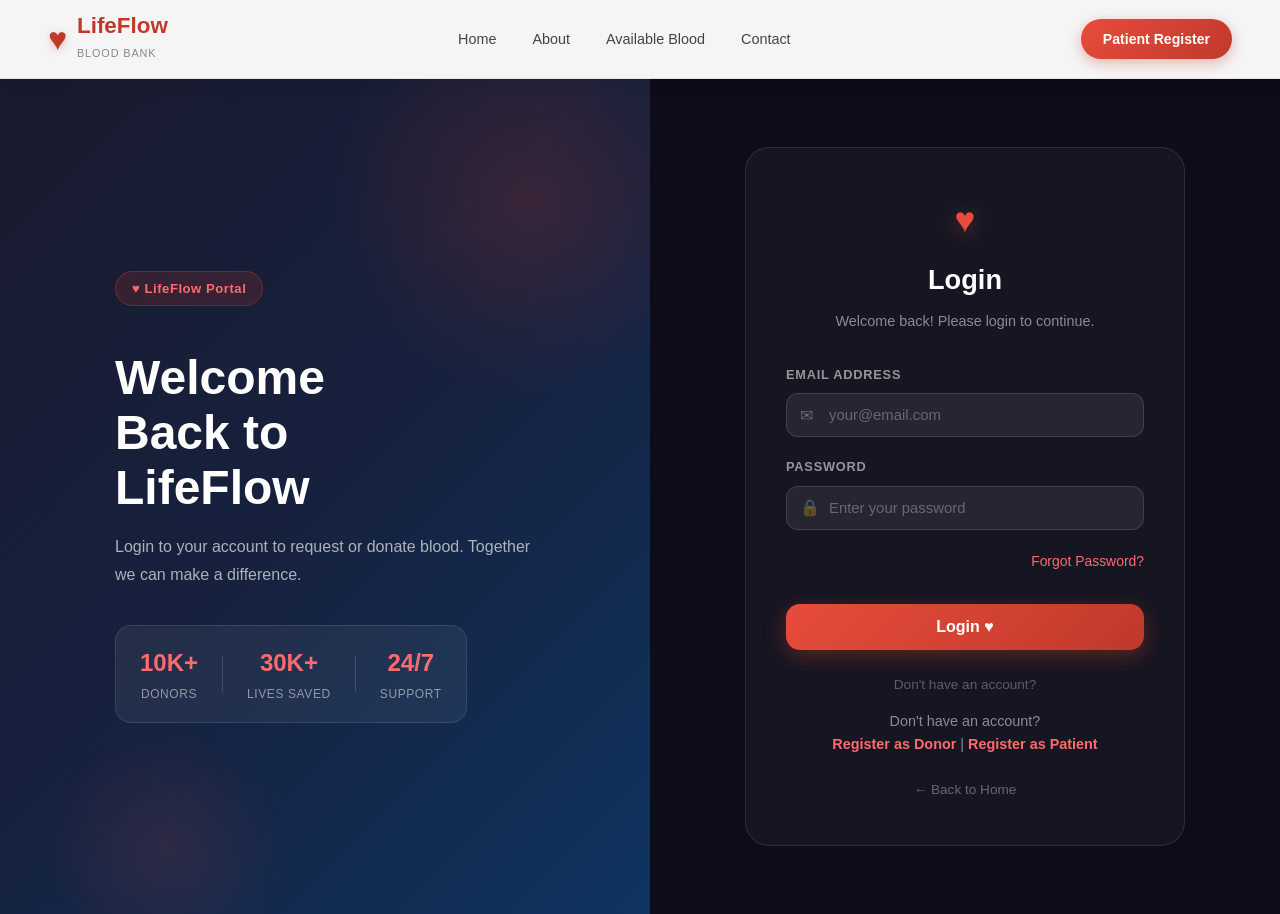
<file: web/login.html>
<!DOCTYPE html>
<html lang="en">
<head>
    <meta charset="UTF-8">
    <meta name="viewport" content="width=device-width, initial-scale=1.0">
    <meta name="description" content="Login - LifeFlow Blood Bank. Login to your account to request or donate blood.">
    <title>Login | LifeFlow Blood Bank</title>
    <link rel="stylesheet" href="./style/donor_login.css">
    <link rel="stylesheet" href="./style/animation.css">
</head>
<body class="login-body">

    
    <header id="navbar">
        <div class="nav-brand">
            <span class="brand-icon">&#9829;</span>
            <div class="brand-text">
                <h1>LifeFlow</h1>
                <span class="brand-sub">Blood Bank</span>
            </div>
        </div>
        <nav class="nav-links">
            <a href="index.html" class="nav-link">Home</a>
            <a href="index.html#about" class="nav-link">About</a>
            <a href="index.html#blood-types" class="nav-link">Available Blood</a>
            <a href="index.html#contact" class="nav-link">Contact</a>
        </nav>
        <div class="nav-actions">
            <a href="patient_register.html" class="btn-register" id="btn-register-nav" style="display: inline-block; text-align: center;">Patient Register</a>
            <div class="menu-toggle" id="mobile-menu" style="display:none; font-size: 1.8rem; cursor: pointer; color: #c0392b; align-items: center;">
                &#9776;
            </div>
        </div>
    </header>


    <div class="login-page">

      
        <div class="login-left">
            <div class="login-left-content">
                <span class="hero-badge">&#9829; LifeFlow Portal</span>
                <h2 class="login-heading">Welcome<br>Back to<br>LifeFlow</h2>
                <p class="login-sub">Login to your account to request or donate blood. Together we can make a difference.</p>
                <div class="login-stats">
                    <div class="stat-item">
                        <span class="stat-number">10K+</span>
                        <span class="stat-label">Donors</span>
                    </div>
                    <div class="stat-divider"></div>
                    <div class="stat-item">
                        <span class="stat-number">30K+</span>
                        <span class="stat-label">Lives Saved</span>
                    </div>
                    <div class="stat-divider"></div>
                    <div class="stat-item">
                        <span class="stat-number">24/7</span>
                        <span class="stat-label">Support</span>
                    </div>
                </div>
            </div>
        </div>

       
        <div class="login-right">
            <div class="login-card">
                <div class="login-card-header">
                    <span class="login-icon">&#9829;</span>
                    <h2>Login</h2>
                    <p>Welcome back! Please login to continue.</p>
                </div>

                <form id="login-form" class="login-form" action="/login" method="POST">
                    <div class="form-group">
                        <label for="donor-email">Email Address</label>
                        <div class="input-wrapper">
                            <span class="input-icon">&#9993;</span>
                            <input type="email" id="donor-email" name="email" placeholder="your@email.com" required>
                        </div>
                    </div>

                    <div class="form-group">
                        <label for="donor-password">Password</label>
                        <div class="input-wrapper">
                            <span class="input-icon">&#128274;</span>
                            <input type="password" id="donor-password" name="password" placeholder="Enter your password" required>
                        </div>
                    </div>

                    <div class="form-row">
                        <div style="flex: 1;"></div>
                        <a href="#" class="forgot-link">Forgot Password?</a>
                    </div>

                     <button type="submit" class="btn-submit" id="btn-login-submit">
                        Login &#9829;
                    </button>
                </form>

                <div class="login-divider">
                    <span>Don't have an account?</span>
                </div>

                <div class="login-register-link">
                    <p>Don't have an account? <br><a href="donor_register.html" class="link-red">Register as Donor</a> | <a href="patient_register.html" class="link-red">Register as Patient</a></p>
                </div>

                <div class="login-back">
                    <a href="index.html" class="back-link">&#8592; Back to Home</a>
                </div>
            </div>
        </div>

    </div>

    <script>
     
        const params = new URLSearchParams(window.location.search);
        if (params.get('error') === 'invalid') {
            const banner = document.createElement('div');
            banner.style.cssText = 'background:rgba(231,76,60,0.15);border:1px solid #e74c3c;border-radius:10px;padding:0.8rem 1.2rem;color:#ff6b6b;font-size:0.95rem;margin-bottom:1rem;text-align:center;';
            banner.textContent = 'Invalid email or password. Please try again.';
            const form = document.getElementById('login-form');
            form.parentNode.insertBefore(banner, form);
        }

        const mobileMenu = document.getElementById('mobile-menu');
        const navLinks = document.querySelector('.nav-links');
        
        if (mobileMenu) {
            mobileMenu.addEventListener('click', () => {
                navLinks.classList.toggle('active');
            });
            
            // Close menu on link click
            document.querySelectorAll('.nav-link').forEach(link => {
                link.addEventListener('click', () => {
                    navLinks.classList.remove('active');
                });
            });
        }
    </script>

    <script src="script.js"></script>
</body>
</html>
</file>
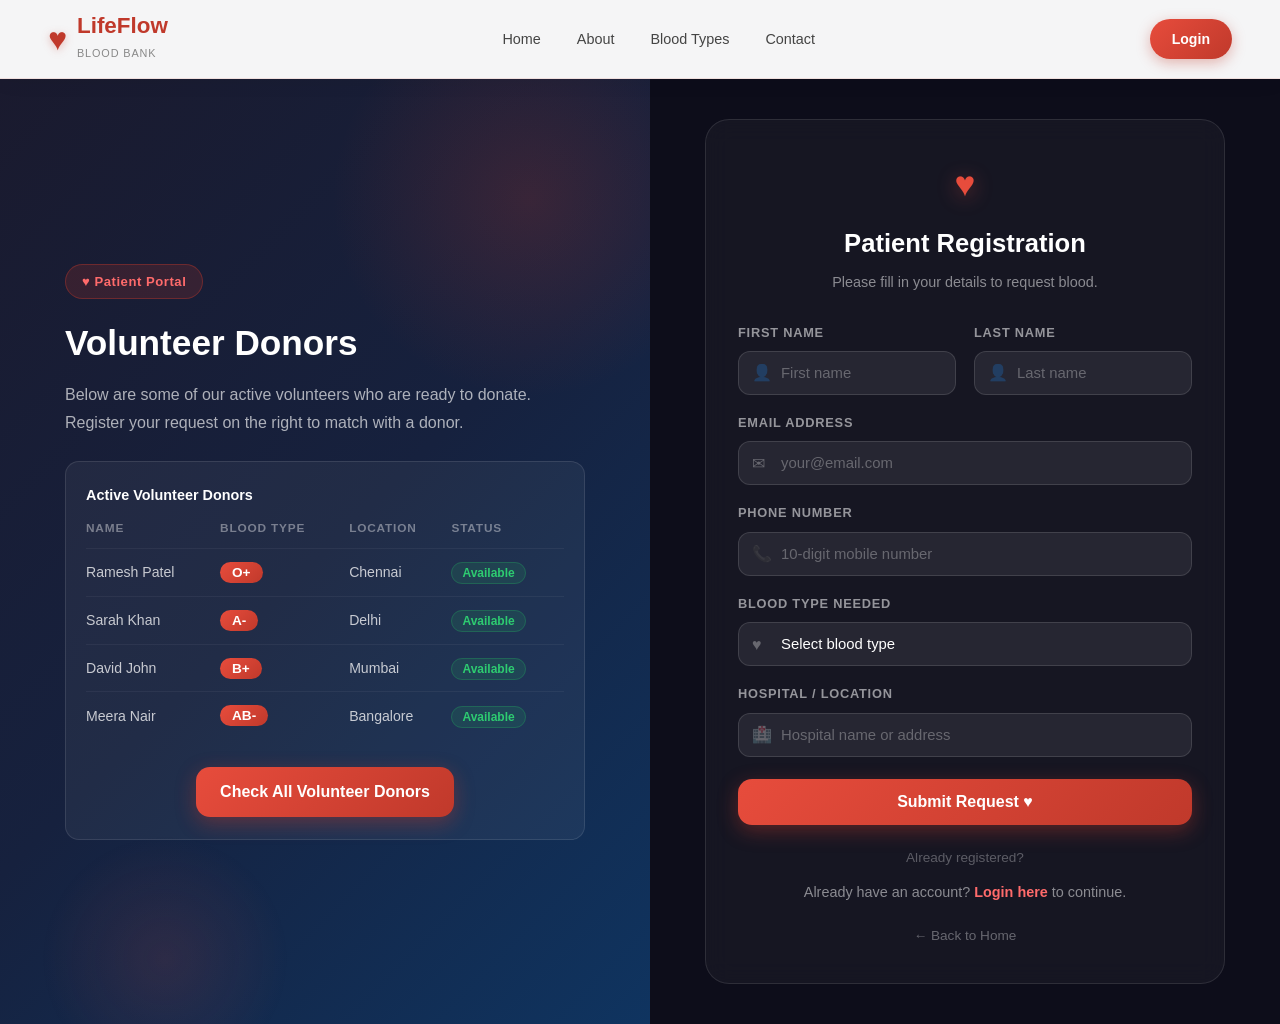
<file: web/patient_register.html>
<!DOCTYPE html>
<html lang="en">
<head>
    <meta charset="UTF-8">
    <meta name="viewport" content="width=device-width, initial-scale=1.0">
    <meta name="description" content="Patient Registration - LifeFlow Blood Bank. Register as a patient to request blood.">
    <title>Patient Register | LifeFlow Blood Bank</title>
    <link rel="stylesheet" href="./style/patient_register.css">
    <link rel="stylesheet" href="./style/animation.css">
    <style>
        .urgency-row input[type="radio"]:checked + label.urgency-btn {
            border-color: #e74c3c;
            color: #ff6b6b;
            background: rgba(231, 76, 60, 0.15);
            opacity: 1;
        }
        .urgency-row label.urgency-btn {
            opacity: 0.6;
            transition: all 0.2s;
            display: flex;
            align-items: center;
            justify-content: center;
            text-align: center;
        }
        .urgency-row label.urgency-btn:hover {
            opacity: 1;
        }
    </style>
</head>
<body class="login-body">

    
    <header id="navbar">
        <div class="nav-brand">
            <span class="brand-icon">&#9829;</span>
            <div class="brand-text">
                <h1>LifeFlow</h1>
                <span class="brand-sub">Blood Bank</span>
            </div>
        </div>
        <nav class="nav-links">
            <a href="index.html" class="nav-link">Home</a>
            <a href="index.html#about" class="nav-link">About</a>
            <a href="index.html#blood-types" class="nav-link">Blood Types</a>
            <a href="index.html#contact" class="nav-link">Contact</a>
        </nav>
        <div class="nav-actions">
            <a href="login.html" class="btn-register" id="btn-register-nav" style="display: inline-block; text-align: center;">Login</a>
            <div class="menu-toggle" id="mobile-menu" style="display:none; font-size: 1.8rem; cursor: pointer; color: #c0392b; align-items: center;">
                &#9776;
            </div>
        </div>
    </header>


    <div class="login-page">

        
        <div class="login-left">
            <div class="login-left-content patient-content">
                <span class="section-tag">&#9829; Patient Portal</span>
                <h2 class="login-heading patient-heading">Volunteer Donors</h2>
                <p class="login-sub patient-sub">Below are some of our active volunteers who are ready to donate. Register your request on the right to match with a donor.</p>

                <div class="info-card patient-info-card">
                    <h3 class="patient-info-title">Active Volunteer Donors</h3>
                    <table class="history-table">
                        <thead>
                            <tr>
                                <th>Name</th>
                                <th>Blood Type</th>
                                <th>Location</th>
                                <th>Status</th>
                            </tr>
                        </thead>
                        <tbody>
                            <tr>
                                <td>Ramesh Patel</td>
                                <td><span class="blood-badge">O+</span></td>
                                <td>Chennai</td>
                                <td><span class="badge-done">Available</span></td>
                            </tr>
                            <tr>
                                <td>Sarah Khan</td>
                                <td><span class="blood-badge">A-</span></td>
                                <td>Delhi</td>
                                <td><span class="badge-done">Available</span></td>
                            </tr>
                            <tr>
                                <td>David John</td>
                                <td><span class="blood-badge">B+</span></td>
                                <td>Mumbai</td>
                                <td><span class="badge-done">Available</span></td>
                            </tr>
                            <tr>
                                <td>Meera Nair</td>
                                <td><span class="blood-badge">AB-</span></td>
                                <td>Bangalore</td>
                                <td><span class="badge-done">Available</span></td>
                            </tr>
                        </tbody>
                    </table>
                    <div class="patient-btn-container">
                        <a href="patient_search.html" class="btn-submit btn-check-donors">Check All Volunteer Donors</a>
                    </div>
                </div>
            </div>
        </div>

        
        <div class="login-right">
            <div class="login-card register-card">
                <div class="login-card-header">
                    <span class="login-icon">&#9829;</span>
                    <h2>Patient Registration</h2>
                    <p>Please fill in your details to request blood.</p>
                </div>

                <form id="patient-form" class="login-form" action="/patient-register" method="GET">
                    <div class="form-grid">
                        <div class="form-group">
                            <label for="p-firstname">First Name</label>
                            <div class="input-wrapper">
                                <span class="input-icon">&#128100;</span>
                                <input type="text" id="p-firstname" name="firstname" placeholder="First name" required>
                            </div>
                        </div>
                        <div class="form-group">
                            <label for="p-lastname">Last Name</label>
                            <div class="input-wrapper">
                                <span class="input-icon">&#128100;</span>
                                <input type="text" id="p-lastname" name="lastname" placeholder="Last name" required>
                            </div>
                        </div>
                        <div class="form-group form-full">
                            <label for="p-email">Email Address</label>
                            <div class="input-wrapper">
                                <span class="input-icon">&#9993;</span>
                                <input type="email" id="p-email" name="email" placeholder="your@email.com" required>
                            </div>
                        </div>
                        <div class="form-group form-full">
                            <label for="p-phone">Phone Number</label>
                            <div class="input-wrapper">
                                <span class="input-icon">&#128222;</span>
                                <input type="tel" id="p-phone" name="phone" placeholder="10-digit mobile number" pattern="^[0-9]{10}$" title="Must be exactly 10 digits" minlength="10" maxlength="10" oninput="this.value = this.value.replace(/[^0-9]/g, '')" required>
                            </div>
                        </div>
                        <div class="form-group form-full">
                            <label for="p-blood">Blood Type Needed</label>
                            <div class="input-wrapper">
                                <span class="input-icon">&#9829;</span>
                                <select id="p-blood" name="blood" class="blood-select" required>
                                    <option value="" disabled selected>Select blood type</option>
                                    <option value="A+">A+</option>
                                    <option value="A-">A-</option>
                                    <option value="B+">B+</option>
                                    <option value="B-">B-</option>
                                    <option value="O+">O+</option>
                                    <option value="O-">O-</option>
                                    <option value="AB+">AB+</option>
                                    <option value="AB-">AB-</option>
                                </select>
                            </div>
                        </div>
                        <div class="form-group form-full">
                            <label for="p-hospital">Hospital / Location</label>
                            <div class="input-wrapper">
                                <span class="input-icon">&#127973;</span>
                                <input type="text" id="p-hospital" name="hospital" placeholder="Hospital name or address" required minlength="3" maxlength="100">
                            </div>
                        </div>
                    </div>

                    <button type="submit" class="btn-submit" id="btn-patient-submit">
                        Submit Request &#9829;
                    </button>
                </form>

                <div class="login-divider">
                    <span>Already registered?</span>
                </div>

                <div class="login-register-link">
                    <p>Already have an account? <a href="login.html" class="link-red">Login here</a> to continue.</p>
                </div>

                <div class="login-back">
                    <a href="index.html" class="back-link">&#8592; Back to Home</a>
                </div>
            </div>
        </div>

    </div>

    <script>
        const mobileMenu = document.getElementById('mobile-menu');
        const navLinks = document.querySelector('.nav-links');
        
        if (mobileMenu) {
            mobileMenu.addEventListener('click', () => {
                navLinks.classList.toggle('active');
            });
            
            // Close menu on link click
            document.querySelectorAll('.nav-link').forEach(link => {
                link.addEventListener('click', () => {
                    navLinks.classList.remove('active');
                });
            });
        }
    </script>
    <script src="script.js"></script>
</body>
</html>
</file>
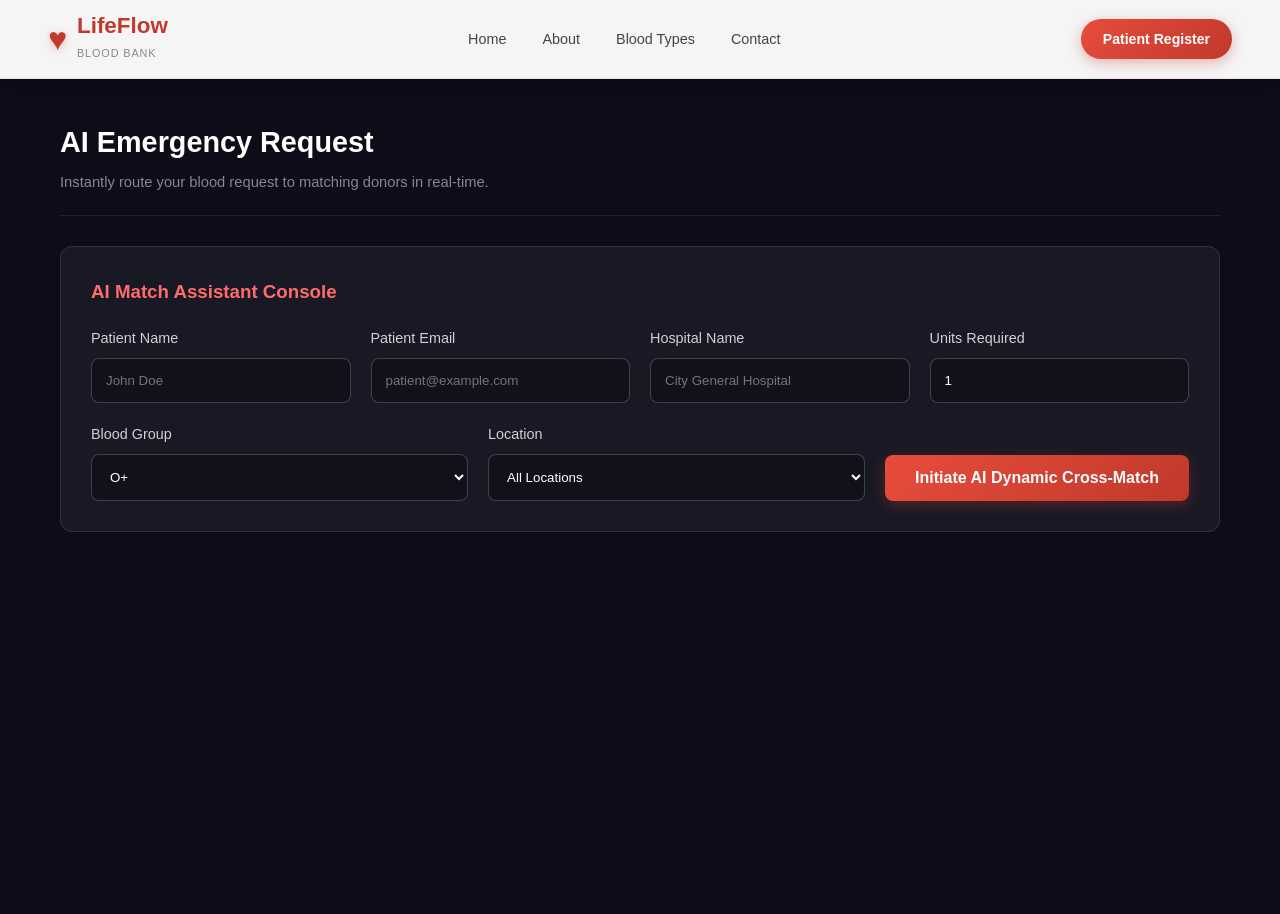
<file: web/patient_search.html>
<!DOCTYPE html>
<html lang="en">
<head>
    <meta charset="UTF-8">
    <meta name="viewport" content="width=device-width, initial-scale=1.0">
    <meta name="description" content="Find Volunteer Donors - LifeFlow Blood Bank.">
    <title>Find Volunteer Donors | LifeFlow Blood Bank</title>
    <link rel="stylesheet" href="./style/pasent_search.css">
    <link rel="stylesheet" href="./style/animation.css">
    <style>
        
        .req-checkbox + label .requested { display: none; }
        .req-checkbox + label .unrequested { display: inline; }
        .req-checkbox:checked + label .requested { display: inline; }
        .req-checkbox:checked + label .unrequested { display: none; }
        .req-checkbox:checked + label {
            background: linear-gradient(135deg, #27ae60, #2ecc71);
            color: white;
            border-color: transparent;
            box-shadow: 0 4px 14px rgba(39, 174, 96, 0.35);
        }

        
        .custom-dropdown {
            position: relative;
            display: inline-block;
        }
        .dropdown-options {
            display: none;
            position: absolute;
            top: 100%;
            left: 0;
            background: #16213e;
            border: 1px solid rgba(255, 255, 255, 0.12);
            border-radius: 12px;
            z-index: 10;
            min-width: 160px;
            box-shadow: 0 10px 24px rgba(0, 0, 0, 0.5);
            margin-top: 4px;
            padding: 6px 0;
        }
        .custom-dropdown:hover .dropdown-options {
            display: block;
        }
        .dropdown-option {
            display: block;
            padding: 10px 16px;
            color: rgba(255, 255, 255, 0.7);
            font-size: 0.88rem;
            cursor: pointer;
            transition: all 0.2s;
            text-align: left;
        }
        .dropdown-option:hover {
            background: rgba(231, 76, 60, 0.15);
            color: #ff6b6b;
        }

        #bf-all:checked ~ .search-page .select-label-btn-blood::after { content: "All Types"; }
        #bf-op:checked ~ .search-page .select-label-btn-blood::after { content: "O+"; }
        #bf-on:checked ~ .search-page .select-label-btn-blood::after { content: "O-"; }
        #bf-ap:checked ~ .search-page .select-label-btn-blood::after { content: "A+"; }
        #bf-an:checked ~ .search-page .select-label-btn-blood::after { content: "A-"; }
        #bf-bp:checked ~ .search-page .select-label-btn-blood::after { content: "B+"; }
        #bf-bn:checked ~ .search-page .select-label-btn-blood::after { content: "B-"; }
        #bf-abp:checked ~ .search-page .select-label-btn-blood::after { content: "AB+"; }
        #bf-abn:checked ~ .search-page .select-label-btn-blood::after { content: "AB-"; }

        
        #lf-all:checked ~ .search-page .select-label-btn-location::after { content: "All Locations"; }
        #lf-chennai:checked ~ .search-page .select-label-btn-location::after { content: "Chennai"; }
        #lf-delhi:checked ~ .search-page .select-label-btn-location::after { content: "Delhi"; }
        #lf-mumbai:checked ~ .search-page .select-label-btn-location::after { content: "Mumbai"; }
        #lf-bangalore:checked ~ .search-page .select-label-btn-location::after { content: "Bangalore"; }

 
        #af-all:checked ~ .search-page .select-label-btn-age::after { content: "All Ages"; }
        #af-18-30:checked ~ .search-page .select-label-btn-age::after { content: "18 - 30"; }
        #af-31-45:checked ~ .search-page .select-label-btn-age::after { content: "31 - 45"; }
        #af-46-65:checked ~ .search-page .select-label-btn-age::after { content: "46 - 65"; }

       
        #bf-all:checked ~ .search-page label[for="bf-all"],
        #bf-op:checked ~ .search-page label[for="bf-op"],
        #bf-on:checked ~ .search-page label[for="bf-on"],
        #bf-ap:checked ~ .search-page label[for="bf-ap"],
        #bf-an:checked ~ .search-page label[for="bf-an"],
        #bf-bp:checked ~ .search-page label[for="bf-bp"],
        #bf-bn:checked ~ .search-page label[for="bf-bn"],
        #bf-abp:checked ~ .search-page label[for="bf-abp"],
        #bf-abn:checked ~ .search-page label[for="bf-abn"],
        #lf-all:checked ~ .search-page label[for="lf-all"],
        #lf-chennai:checked ~ .search-page label[for="lf-chennai"],
        #lf-delhi:checked ~ .search-page label[for="lf-delhi"],
        #lf-mumbai:checked ~ .search-page label[for="lf-mumbai"],
        #lf-bangalore:checked ~ .search-page label[for="lf-bangalore"],
        #af-all:checked ~ .search-page label[for="af-all"],
        #af-18-30:checked ~ .search-page label[for="af-18-30"],
        #af-31-45:checked ~ .search-page label[for="af-31-45"],
        #af-46-65:checked ~ .search-page label[for="af-46-65"] {
            background: rgba(231, 76, 60, 0.2);
            color: #ff6b6b;
            font-weight: 700;
        }

   
        #bf-op:checked ~ .search-page .donor-search-card:not([data-blood="O+"]) { display: none; }
        #bf-on:checked ~ .search-page .donor-search-card:not([data-blood="O-"]) { display: none; }
        #bf-ap:checked ~ .search-page .donor-search-card:not([data-blood="A+"]) { display: none; }
        #bf-an:checked ~ .search-page .donor-search-card:not([data-blood="A-"]) { display: none; }
        #bf-bp:checked ~ .search-page .donor-search-card:not([data-blood="B+"]) { display: none; }
        #bf-bn:checked ~ .search-page .donor-search-card:not([data-blood="B-"]) { display: none; }
        #bf-abp:checked ~ .search-page .donor-search-card:not([data-blood="AB+"]) { display: none; }
        #bf-abn:checked ~ .search-page .donor-search-card:not([data-blood="AB-"]) { display: none; }

        #lf-chennai:checked ~ .search-page .donor-search-card:not([data-location="Chennai"]) { display: none; }
        #lf-delhi:checked ~ .search-page .donor-search-card:not([data-location="Delhi"]) { display: none; }
        #lf-mumbai:checked ~ .search-page .donor-search-card:not([data-location="Mumbai"]) { display: none; }
        #lf-bangalore:checked ~ .search-page .donor-search-card:not([data-location="Bangalore"]) { display: none; }

        #af-18-30:checked ~ .search-page .donor-search-card:not([data-age-group="18-30"]) { display: none; }
        #af-31-45:checked ~ .search-page .donor-search-card:not([data-age-group="31-45"]) { display: none; }
        #af-46-65:checked ~ .search-page .donor-search-card:not([data-age-group="46-65"]) { display: none; }
    </style>
</head>
<body class="login-body">

   
    <input type="radio" name="blood-filter" id="bf-all" checked style="display:none;">
    <input type="radio" name="blood-filter" id="bf-op" style="display:none;">
    <input type="radio" name="blood-filter" id="bf-on" style="display:none;">
    <input type="radio" name="blood-filter" id="bf-ap" style="display:none;">
    <input type="radio" name="blood-filter" id="bf-an" style="display:none;">
    <input type="radio" name="blood-filter" id="bf-bp" style="display:none;">
    <input type="radio" name="blood-filter" id="bf-bn" style="display:none;">
    <input type="radio" name="blood-filter" id="bf-abp" style="display:none;">
    <input type="radio" name="blood-filter" id="bf-abn" style="display:none;">

    <input type="radio" name="location-filter" id="lf-all" checked style="display:none;">
    <input type="radio" name="location-filter" id="lf-chennai" style="display:none;">
    <input type="radio" name="location-filter" id="lf-delhi" style="display:none;">
    <input type="radio" name="location-filter" id="lf-mumbai" style="display:none;">
    <input type="radio" name="location-filter" id="lf-bangalore" style="display:none;">

    <input type="radio" name="age-filter" id="af-all" checked style="display:none;">
    <input type="radio" name="age-filter" id="af-18-30" style="display:none;">
    <input type="radio" name="age-filter" id="af-31-45" style="display:none;">
    <input type="radio" name="age-filter" id="af-46-65" style="display:none;">

    <header id="navbar">
        <div class="nav-brand">
            <span class="brand-icon">&#9829;</span>
            <div class="brand-text">
                <h1>LifeFlow</h1>
                <span class="brand-sub">Blood Bank</span>
            </div>
        </div>
        <nav class="nav-links">
            <a href="index.html" class="nav-link">Home</a>
            <a href="index.html#about" class="nav-link">About</a>
            <a href="index.html#blood-types" class="nav-link">Blood Types</a>
            <a href="index.html#contact" class="nav-link">Contact</a>
        </nav>
        <div class="nav-actions">
            <div class="menu-toggle" id="mobile-menu" style="display:none; font-size: 1.8rem; cursor: pointer; color: #c0392b; align-items: center;">
                &#9776;
            </div>
            <a href="patient_register.html" class="btn-register" id="btn-register-nav" style="display: inline-block; text-align: center;">Patient Register</a>
        </div>
    </header>


    <style>
        @keyframes spin { 0% { transform: rotate(0deg); } 100% { transform: rotate(360deg); } }
        @keyframes pulseText { 0% { opacity: 0.6; } 50% { opacity: 1; } 100% { opacity: 0.6; } }
    </style>
    <div class="search-page">
        <div class="search-container">
            <div class="search-header-row">
                <div class="search-title">
                    <h2>AI Emergency Request</h2>
                    <p>Instantly route your blood request to matching donors in real-time.</p>
                </div>
            </div>

            <div id="ai-request-form" style="background: rgba(255,255,255,0.05); padding: 30px; border-radius: 12px; margin-bottom: 20px; border: 1px solid rgba(255,255,255,0.1);">
                <h3 style="margin-bottom: 20px; color: #ff6b6b; font-weight: 600;">AI Match Assistant Console</h3>
                
                <div style="display: grid; grid-template-columns: repeat(auto-fit, minmax(200px, 1fr)); gap: 20px; margin-bottom: 20px;">
                    <div>
                        <label style="display: block; margin-bottom: 8px; color: rgba(255,255,255,0.8); font-size: 0.9rem;">Patient Name</label>
                        <input type="text" id="ai-patient-name" placeholder="John Doe" style="width: 100%; padding: 14px; border-radius: 8px; background: rgba(0,0,0,0.3); border: 1px solid rgba(255,255,255,0.2); color: white; outline: none; box-sizing: border-box;">
                    </div>
                    <div>
                        <label style="display: block; margin-bottom: 8px; color: rgba(255,255,255,0.8); font-size: 0.9rem;">Patient Email</label>
                        <input type="email" id="ai-patient-email" placeholder="patient@example.com" style="width: 100%; padding: 14px; border-radius: 8px; background: rgba(0,0,0,0.3); border: 1px solid rgba(255,255,255,0.2); color: white; outline: none; box-sizing: border-box;">
                    </div>
                    <div>
                        <label style="display: block; margin-bottom: 8px; color: rgba(255,255,255,0.8); font-size: 0.9rem;">Hospital Name</label>
                        <input type="text" id="ai-hospital" placeholder="City General Hospital" style="width: 100%; padding: 14px; border-radius: 8px; background: rgba(0,0,0,0.3); border: 1px solid rgba(255,255,255,0.2); color: white; outline: none; box-sizing: border-box;">
                    </div>
                    <div>
                        <label style="display: block; margin-bottom: 8px; color: rgba(255,255,255,0.8); font-size: 0.9rem;">Units Required</label>
                        <input type="number" id="ai-units" value="1" min="1" style="width: 100%; padding: 14px; border-radius: 8px; background: rgba(0,0,0,0.3); border: 1px solid rgba(255,255,255,0.2); color: white; outline: none; box-sizing: border-box;">
                    </div>
                </div>

                <div style="display: flex; gap: 20px; align-items: flex-end; flex-wrap: wrap;">
                    <div style="flex: 1; min-width: 200px;">
                        <label style="display: block; margin-bottom: 8px; color: rgba(255,255,255,0.8); font-size: 0.9rem;">Blood Group</label>
                        <select id="ai-blood-type" style="width: 100%; padding: 14px; border-radius: 8px; background: rgba(0,0,0,0.3); border: 1px solid rgba(255,255,255,0.2); color: white; outline: none; box-sizing: border-box;">
                            <option value="O+">O+</option>
                            <option value="O-">O-</option>
                            <option value="A+">A+</option>
                            <option value="A-">A-</option>
                            <option value="B+">B+</option>
                            <option value="B-">B-</option>
                            <option value="AB+">AB+</option>
                            <option value="AB-">AB-</option>
                        </select>
                    </div>
                    <div style="flex: 1; min-width: 200px;">
                        <label style="display: block; margin-bottom: 8px; color: rgba(255,255,255,0.8); font-size: 0.9rem;">Location</label>
                        <select id="ai-location" style="width: 100%; padding: 14px; border-radius: 8px; background: rgba(0,0,0,0.3); border: 1px solid rgba(255,255,255,0.2); color: white; outline: none; box-sizing: border-box;">
                            <option value="All">All Locations</option>
                            <option value="Chennai">Chennai</option>
                            <option value="Delhi">Delhi</option>
                            <option value="Mumbai">Mumbai</option>
                            <option value="Bangalore">Bangalore</option>
                        </select>
                    </div>
                    <button id="btn-trigger-ai" class="btn-register" style="padding: 14px 30px; border: none; cursor: pointer; background: linear-gradient(135deg, #e74c3c, #c0392b); font-weight: 600; font-size: 1rem; border-radius: 8px;">Initiate AI Dynamic Cross-Match</button>
                </div>
            </div>

            <!-- CSS Overlay Processing Wrapper -->
            <div id="ai-loading-overlay" style="display: none; position: fixed; top: 0; left: 0; width: 100%; height: 100%; background: rgba(0,0,0,0.85); z-index: 1000; align-items: center; justify-content: center; flex-direction: column;">
                <div class="loader" style="margin: 0 auto 20px auto; border: 4px solid rgba(255,255,255,0.1); border-left-color: #2ecc71; border-radius: 50%; width: 60px; height: 60px; animation: spin 1s linear infinite;"></div>
                <p style="color: #2ecc71; font-size: 1.2rem; animation: pulseText 1.5s infinite; text-align: center; max-width: 80%;">AI Agent calculating biological cross-matches and evaluating donor arrays...</p>
            </div>

            <!-- Success Console Panel -->
            <div id="ai-success-console" style="display: none; background: rgba(39, 174, 96, 0.05); padding: 40px; border-radius: 12px; border: 1px solid rgba(39, 174, 96, 0.3); text-align: left;">
                <h3 style="color: #2ecc71; margin-bottom: 20px; font-size: 1.5rem;">Live Match Status</h3>
                <div style="background: rgba(0,0,0,0.2); border-left: 4px solid #2ecc71; padding: 20px; border-radius: 4px; margin-bottom: 15px;">
                    <strong style="color: #fff; font-size: 1.15rem; display: block; margin-bottom: 10px;">Success: Dynamic matching engine resolved <span id="match-count" style="color: #f1c40f;">0</span> compatible donors.</strong>
                    <span style="color: rgba(255,255,255,0.8); font-size: 1rem; line-height: 1.5;">Automation Status: Match notifications successfully routed to donor mail queues. Shortlist breakdown dispatched securely to your registered patient email inbox.</span>
                </div>
            </div>
            
        </div>
    </div>

    <script>
        document.getElementById('btn-trigger-ai').addEventListener('click', function() {
            const patientName = document.getElementById('ai-patient-name').value;
            const patientEmail = document.getElementById('ai-patient-email').value;
            const hospital = document.getElementById('ai-hospital').value;
            const units = parseInt(document.getElementById('ai-units').value) || 1;
            const bloodType = document.getElementById('ai-blood-type').value;
            const location = document.getElementById('ai-location').value;
            
            document.getElementById('ai-request-form').style.display = 'none';
            
            const overlay = document.getElementById('ai-loading-overlay');
            overlay.style.display = 'flex';

            // Fire request to the backend endpoint
            fetch('/api/emergency-match', {
                method: 'POST',
                headers: { 'Content-Type': 'application/json' },
                body: JSON.stringify({
                    requestId: Math.floor(Math.random() * 10000),
                    bloodGroup: bloodType,
                    patientName: patientName,
                    patientEmail: patientEmail,
                    hospital: hospital,
                    units: units
                })
            }).then(() => {
                // Simulate processing time for UX visual effect
                setTimeout(() => {
                    overlay.style.display = 'none';
                    document.getElementById('ai-success-console').style.display = 'block';
                    
                    const matchesFound = Math.floor(Math.random() * 4) + 2; 
                    document.getElementById('match-count').innerText = matchesFound;
                }, 3000); 
            }).catch(err => {
                overlay.style.display = 'none';
                alert('Connection error initializing AI dispatch.');
            });
        });

        const mobileMenu = document.getElementById('mobile-menu');
        const navLinks = document.querySelector('.nav-links');
        
        if (mobileMenu) {
            mobileMenu.addEventListener('click', () => {
                navLinks.classList.toggle('active');
            });
            
            // Close menu on link click
            document.querySelectorAll('.nav-link').forEach(link => {
                link.addEventListener('click', () => {
                    navLinks.classList.remove('active');
                });
            });
        }
    </script>
    <script src="script.js"></script>
</body>
</html>
</file>
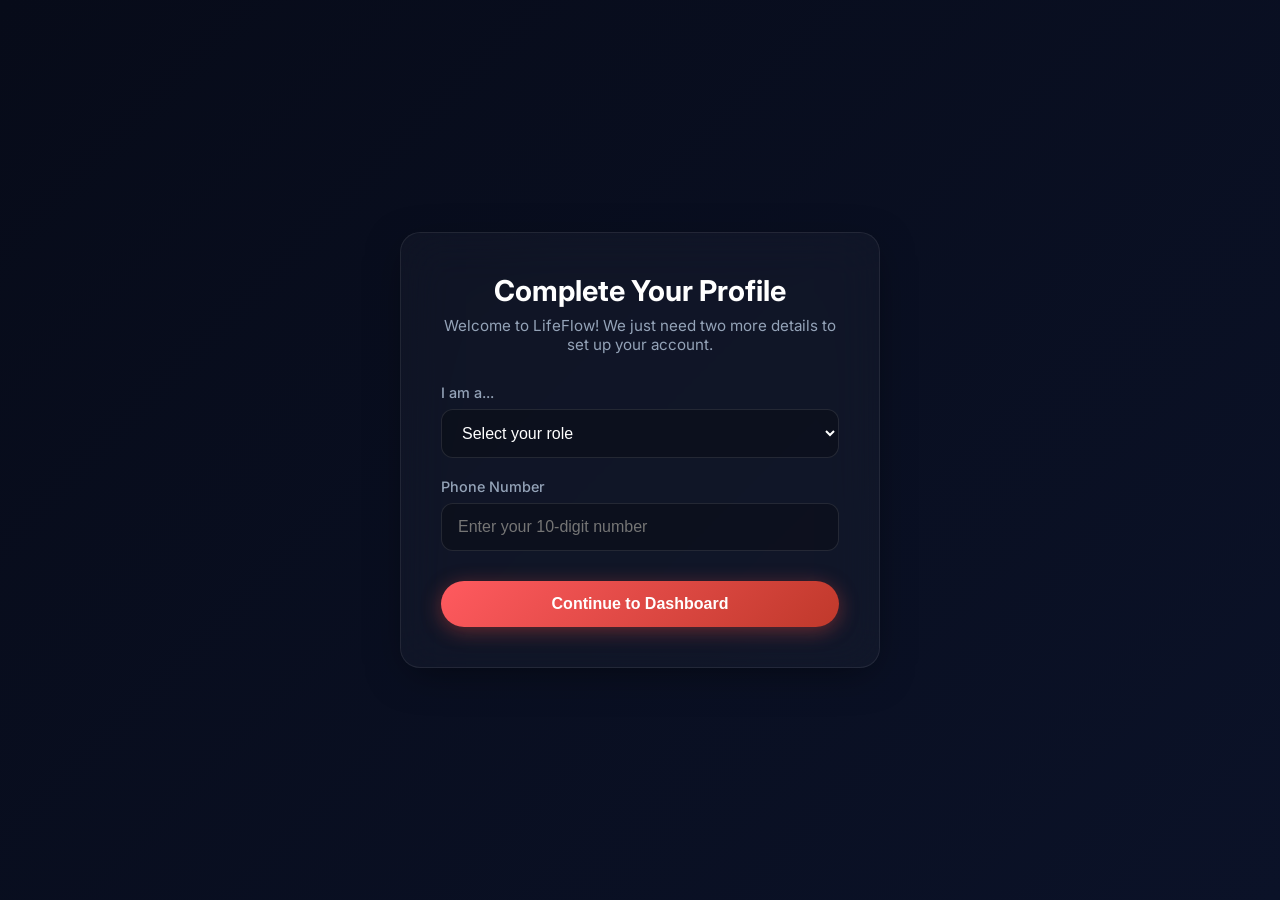
<file: web/setup-role.html>
<!DOCTYPE html>
<html lang="en">
<head>
    <meta charset="UTF-8">
    <meta name="viewport" content="width=device-width, initial-scale=1.0">
    <title>Complete Profile | LifeFlow</title>
    <link href="https://fonts.googleapis.com/css2?family=Inter:wght@400;500;600;700&display=swap" rel="stylesheet">
    <style>
        * { margin: 0; padding: 0; box-sizing: border-box; }
        body {
            font-family: 'Inter', sans-serif;
            background: linear-gradient(135deg, #070B19 0%, #0B1228 100%);
            color: #ffffff;
            display: flex;
            align-items: center;
            justify-content: center;
            min-height: 100vh;
            padding: 20px;
        }
        .setup-card {
            background: rgba(255, 255, 255, 0.03);
            backdrop-filter: blur(24px);
            border: 1px solid rgba(255, 255, 255, 0.08);
            border-radius: 20px;
            padding: 40px;
            width: 100%;
            max-width: 480px;
            box-shadow: 0 10px 40px -10px rgba(0, 0, 0, 0.5);
        }
        .header { text-align: center; margin-bottom: 30px; }
        .header h1 { font-size: 1.8rem; margin-bottom: 8px; }
        .header p { color: #94a3b8; font-size: 0.95rem; }
        
        .form-group { margin-bottom: 20px; }
        label { display: block; font-size: 0.9rem; color: #94a3b8; margin-bottom: 8px; font-weight: 500; }
        
        input, select {
            width: 100%;
            background: rgba(0, 0, 0, 0.25);
            border: 1px solid rgba(255, 255, 255, 0.1);
            border-radius: 12px;
            padding: 14px 16px;
            color: #fff;
            font-size: 1rem;
            outline: none;
            transition: all 0.3s ease;
        }
        input:focus, select:focus {
            border-color: #E74C3C;
            box-shadow: 0 0 0 3px rgba(231, 76, 60, 0.25);
        }
        select option { background: #070B19; }
        
        .btn-submit {
            background: linear-gradient(135deg, #FF5A5F, #C0392B);
            color: white;
            border: none;
            padding: 14px;
            width: 100%;
            border-radius: 50px;
            font-size: 1rem;
            font-weight: 700;
            cursor: pointer;
            box-shadow: 0 4px 20px rgba(231, 76, 60, 0.4);
            transition: all 0.3s;
            margin-top: 10px;
        }
        .btn-submit:hover {
            transform: translateY(-2px);
            box-shadow: 0 6px 28px rgba(231, 76, 60, 0.6);
        }
    </style>
</head>
<body>
    <div class="setup-card">
        <div class="header">
            <h1>Complete Your Profile</h1>
            <p>Welcome to LifeFlow! We just need two more details to set up your account.</p>
        </div>
        <form action="/api/setup-role" method="POST">
            <div class="form-group">
                <label>I am a...</label>
                <select name="role" required>
                    <option value="" disabled selected>Select your role</option>
                    <option value="PATIENT">Patient (Looking for blood)</option>
                    <option value="DONOR">Donor (Ready to donate)</option>
                </select>
            </div>
            <div class="form-group">
                <label>Phone Number</label>
                <input type="tel" name="phone" placeholder="Enter your 10-digit number" required pattern="[0-9]{10}">
            </div>
            <button type="submit" class="btn-submit">Continue to Dashboard</button>
        </form>
    </div>
    <script>
        document.addEventListener('DOMContentLoaded', () => {
            const urlParams = new URLSearchParams(window.location.search);
            const roleParam = urlParams.get('role');
            if (roleParam) {
                const selectElement = document.querySelector('select[name="role"]');
                if (selectElement) {
                    // Force uppercase to match the option values (PATIENT or DONOR)
                    selectElement.value = roleParam.toUpperCase();
                }
            }
        });
    </script>
    <script src="script.js"></script>
</body>
</html>
</file>
<file: web/style/style.css>
* {
    margin: 0;
    padding: 0;
    box-sizing: border-box;
}

html {
    scroll-behavior: smooth;
}

body {
    font-family: 'Inter', Arial, sans-serif;
    background-color: #fafafa;
    color: #1a1a2e;
    line-height: 1.6;
}

a {
    text-decoration: none;
    color: inherit;
}

ul {
    list-style: none;
}

header {
    display: flex;
    align-items: center;
    justify-content: space-between;
    background: rgba(255, 255, 255, 0.96);
    backdrop-filter: blur(12px);
    border-bottom: 1px solid rgba(192, 57, 43, 0.12);
    padding: 14px 48px;
    position: sticky;
    top: 0;
    z-index: 1000;
    box-shadow: 0 2px 20px rgba(0,0,0,0.06);
}

.nav-brand {
    display: flex;
    align-items: center;
    gap: 10px;
}

.brand-icon {
    font-size: 2rem;
    color: #c0392b;
    line-height: 1;
    filter: drop-shadow(0 2px 4px rgba(192,57,43,0.3));
}

.brand-text h1,
.brand-text h2 {
    font-size: 1.4rem;
    font-weight: 800;
    color: #c0392b;
    line-height: 1.1;
}

.brand-sub {
    font-size: 0.68rem;
    font-weight: 500;
    color: #888;
    letter-spacing: 0.08em;
    text-transform: uppercase;
}


.nav-links {
    display: flex;
    gap: 4px;
    align-items: center;
}

.nav-link {
    font-size: 0.9rem;
    font-weight: 500;
    color: #444;
    padding: 8px 16px;
    border-radius: 20px;
    transition: background 0.2s, color 0.2s;
}

.nav-link:hover {
    background: rgba(192, 57, 43, 0.08);
    color: #c0392b;
}


.nav-actions {
    display: flex;
    gap: 10px;
}

.btn-login,
.btn-register {
    padding: 9px 22px;
    border: none;
    border-radius: 22px;
    cursor: pointer;
    font-size: 0.88rem;
    font-weight: 600;
    font-family: 'Inter', Arial, sans-serif;
    transition: transform 0.2s, box-shadow 0.2s;
}

.btn-login {
    background: transparent;
    color: #c0392b;
    border: 2px solid #c0392b;
}

.btn-login:hover {
    background: rgba(192,57,43,0.07);
    transform: translateY(-1px);
}

.btn-register {
    background: linear-gradient(135deg, #e74c3c, #c0392b);
    color: white;
    box-shadow: 0 4px 14px rgba(192, 57, 43, 0.35);
}

.btn-register:hover {
    transform: translateY(-2px);
    box-shadow: 0 6px 20px rgba(192, 57, 43, 0.45);
}

.btn-login a,
.btn-register a {
    color: inherit;
}


.hero {
    display: flex;
    align-items: center;
    justify-content: space-between;
    gap: 40px;
    padding: 80px 80px 90px;
    background: linear-gradient(135deg, #1a1a2e 0%, #16213e 50%, #0f3460 100%);
    min-height: 88vh;
    position: relative;
    overflow: hidden;
}

.hero::before {
    content: '';
    position: absolute;
    width: 500px;
    height: 500px;
    border-radius: 50%;
    background: radial-gradient(circle, rgba(192,57,43,0.18) 0%, transparent 70%);
    top: -100px;
    right: -80px;
    pointer-events: none;
}

.hero::after {
    content: '';
    position: absolute;
    width: 300px;
    height: 300px;
    border-radius: 50%;
    background: radial-gradient(circle, rgba(231,76,60,0.12) 0%, transparent 70%);
    bottom: -80px;
    left: 60px;
    pointer-events: none;
}

.hero-content {
    flex: 1;
    max-width: 580px;
    animation: fadeUp 0.8s ease-out forwards;
}

.hero-badge {
    display: inline-block;
    background: rgba(192, 57, 43, 0.18);
    color: #ff6b6b;
    border: 1px solid rgba(192,57,43,0.4);
    padding: 6px 16px;
    border-radius: 30px;
    font-size: 0.82rem;
    font-weight: 600;
    letter-spacing: 0.04em;
    margin-bottom: 24px;
}

.hero-title {
    font-size: clamp(2.4rem, 5vw, 3.8rem);
    font-weight: 900;
    color: white;
    line-height: 1.12;
    margin-bottom: 20px;
    animation: scaleUp 0.8s ease-out forwards;
}

.hero-subtitle {
    font-size: 1.05rem;
    color: rgba(255,255,255,0.7);
    line-height: 1.75;
    margin-bottom: 36px;
    max-width: 480px;
}

.hero-buttons {
    display: flex;
    gap: 14px;
    margin-bottom: 48px;
    flex-wrap: wrap;
}

.btn-primary {
    padding: 13px 30px;
    border: none;
    border-radius: 26px;
    cursor: pointer;
    font-size: 0.96rem;
    font-weight: 700;
    font-family: 'Inter', Arial, sans-serif;
    background: linear-gradient(135deg, #e74c3c, #c0392b);
    color: white;
    box-shadow: 0 6px 20px rgba(192, 57, 43, 0.4);
    transition: transform 0.2s, box-shadow 0.2s;
}

.btn-primary a {
    color: white;
}

.btn-primary:hover {
    transform: translateY(-3px);
    box-shadow: 0 10px 28px rgba(192, 57, 43, 0.5);
}

.btn-outline {
    padding: 13px 30px;
    border: 2px solid rgba(255,255,255,0.5);
    border-radius: 26px;
    cursor: pointer;
    font-size: 0.96rem;
    font-weight: 700;
    font-family: 'Inter', Arial, sans-serif;
    background: transparent;
    color: white;
    transition: background 0.2s, border-color 0.2s, transform 0.2s;
}

.btn-outline a {
    color: white;
}

.btn-outline:hover {
    background: rgba(255,255,255,0.1);
    border-color: white;
    transform: translateY(-3px);
}


.hero-stats {
    display: flex;
    align-items: center;
    gap: 28px;
    background: rgba(255,255,255,0.06);
    border: 1px solid rgba(255,255,255,0.1);
    border-radius: 16px;
    padding: 20px 28px;
    backdrop-filter: blur(8px);
    width: fit-content;
}

.stat-item {
    display: flex;
    flex-direction: column;
    align-items: center;
    gap: 2px;
}

.stat-number {
    font-size: 1.6rem;
    font-weight: 800;
    color: #ff6b6b;
}

.stat-label {
    font-size: 0.78rem;
    color: rgba(255,255,255,0.55);
    font-weight: 500;
    text-transform: uppercase;
    letter-spacing: 0.05em;
}

.stat-divider {
    width: 1px;
    height: 40px;
    background: rgba(255,255,255,0.15);
}


.hero-image {
    flex: 1;
    display: flex;
    justify-content: center;
    align-items: center;
    max-width: 440px;
}

.hero-img-wrapper {
    position: relative;
    width: 100%;
}

.hero-img-wrapper img {
    width: 100%;
    height: 420px;
    object-fit: cover;
    border-radius: 24px;
    box-shadow: 0 24px 60px rgba(0,0,0,0.4);
    border: 3px solid rgba(192,57,43,0.4);
}

.hero-badge-float {
    position: absolute;
    bottom: -18px;
    left: -18px;
    background: linear-gradient(135deg, #e74c3c, #c0392b);
    color: white;
    padding: 14px 20px;
    border-radius: 16px;
    font-weight: 700;
    font-size: 0.9rem;
    display: flex;
    align-items: center;
    gap: 8px;
    box-shadow: 0 8px 24px rgba(192,57,43,0.4);
    animation: floatContinuous 3.5s ease-in-out infinite;
}


.about {
    padding: 90px 80px;
    background: white;
}

.section-container {
    display: flex;
    align-items: center;
    gap: 70px;
    max-width: 1100px;
    margin: 0 auto;
}

.section-container.reverse {
    flex-direction: row-reverse;
}

.about-image {
    position: relative;
    flex-shrink: 0;
}

.about-image img {
    width: 380px;
    height: 420px;
    object-fit: cover;
    border-radius: 20px;
    box-shadow: 0 16px 48px rgba(0,0,0,0.12);
    border: 3px solid rgba(192,57,43,0.15);
}

.about-badge {
    position: absolute;
    bottom: -16px;
    right: -16px;
    background: linear-gradient(135deg, #e74c3c, #c0392b);
    color: white;
    padding: 12px 18px;
    border-radius: 14px;
    font-weight: 700;
    font-size: 0.88rem;
    box-shadow: 0 6px 20px rgba(192,57,43,0.35);
}

.about-content {
    flex: 1;
}

.section-tag {
    display: inline-block;
    background: rgba(192, 57, 43, 0.1);
    color: #c0392b;
    padding: 5px 14px;
    border-radius: 20px;
    font-size: 0.78rem;
    font-weight: 700;
    letter-spacing: 0.07em;
    text-transform: uppercase;
    margin-bottom: 14px;
}

.section-tag.center {
    display: block;
    text-align: center;
    width: fit-content;
    margin: 0 auto 14px;
}

.section-title {
    font-size: clamp(1.6rem, 3vw, 2.2rem);
    font-weight: 800;
    color: #1a1a2e;
    margin-bottom: 16px;
    line-height: 1.25;
}

.section-title.center {
    text-align: center;
}

.section-title.white {
    color: white;
}

.section-text {
    font-size: 0.97rem;
    color: #555;
    line-height: 1.8;
    margin-bottom: 14px;
}

.section-text.light {
    color: rgba(255,255,255,0.72);
}

.section-desc {
    font-size: 1rem;
    color: #666;
    text-align: center;
    margin-bottom: 44px;
    max-width: 500px;
    margin-left: auto;
    margin-right: auto;
}

.donate {
    padding: 90px 80px;
    background: #fff;
    text-align: center;
}

#donor-img {
    width: 100%;
    height: auto;
}


.about-features {
    display: flex;
    flex-direction: column;
    gap: 10px;
    margin: 20px 0 28px;
}

.about-features li {
    display: flex;
    align-items: center;
    gap: 10px;
    font-size: 0.95rem;
    font-weight: 500;
    color: #333;
}

.feature-check {
    display: inline-flex;
    align-items: center;
    justify-content: center;
    width: 22px;
    height: 22px;
    background: linear-gradient(135deg, #e74c3c, #c0392b);
    color: white;
    border-radius: 50%;
    font-size: 0.7rem;
    font-weight: 700;
    flex-shrink: 0;
}


.blood-types {
    padding: 90px 80px;
    background: #f7f0f0;
}

.section-header {
    text-align: center;
    margin-bottom: 50px;
}

.blood-grid {
    display: grid;
    grid-template-columns: repeat(4, 1fr);
    gap: 20px;
    max-width: 900px;
    margin: 0 auto;
}

.blood-card {
    background: white;
    border-radius: 18px;
    padding: 28px 20px;
    text-align: center;
    box-shadow: 0 4px 20px rgba(0,0,0,0.06);
    border: 2px solid transparent;
    transition: transform 0.25s, box-shadow 0.25s;
    cursor: default;
}

.blood-card:hover {
    transform: translateY(-6px);
    box-shadow: 0 12px 32px rgba(0,0,0,0.12);
}

.blood-card.available {
    border-color: rgba(39, 174, 96, 0.2);
}

.blood-card.low {
    border-color: rgba(243, 156, 18, 0.3);
}

.blood-card.urgent {
    border-color: rgba(192, 57, 43, 0.4);
    background: #fff5f5;
}

.blood-type {
    display: block;
    font-size: 2rem;
    font-weight: 900;
    color: #c0392b;
    margin-bottom: 8px;
}

.blood-status {
    display: block;
    font-size: 0.78rem;
    font-weight: 600;
    color: #27ae60;
    text-transform: uppercase;
    letter-spacing: 0.06em;
    margin-bottom: 14px;
}

.low-text {
    color: #f39c12 !important;
}

.urgent-text {
    color: #c0392b !important;
}

.blood-bar {
    height: 6px;
    background: #eee;
    border-radius: 3px;
    overflow: hidden;
}

.blood-fill {
    height: 100%;
    background: linear-gradient(90deg, #27ae60, #2ecc71);
    border-radius: 3px;
    transition: width 1s ease;
}

.low-fill {
    background: linear-gradient(90deg, #e67e22, #f39c12) !important;
}

.urgent-fill {
    background: linear-gradient(90deg, #c0392b, #e74c3c) !important;
}


.contact {
    padding: 90px 80px;
    background: linear-gradient(135deg, #1a1a2e 0%, #16213e 60%, #0f3460 100%);
}

.contact-wrapper {
    display: flex;
    gap: 70px;
    max-width: 1100px;
    margin: 0 auto;
    align-items: flex-start;
}

.contact-info {
    flex: 1;
}

.contact-items {
    display: flex;
    flex-direction: column;
    gap: 20px;
    margin-top: 32px;
}

.contact-item {
    display: flex;
    align-items: flex-start;
    gap: 16px;
}

.contact-icon {
    width: 44px;
    height: 44px;
    background: rgba(192,57,43,0.18);
    border: 1px solid rgba(192,57,43,0.3);
    border-radius: 12px;
    display: flex;
    align-items: center;
    justify-content: center;
    font-size: 1.1rem;
    flex-shrink: 0;
    color: #ff6b6b;
    line-height: 44px;
    text-align: center;
}

.contact-label {
    display: block;
    font-size: 0.74rem;
    color: rgba(255,255,255,0.45);
    text-transform: uppercase;
    letter-spacing: 0.08em;
    font-weight: 600;
    margin-bottom: 3px;
}

.contact-link {
    font-size: 0.95rem;
    color: rgba(255,255,255,0.85);
    font-weight: 500;
    transition: color 0.2s;
}

.contact-link:hover {
    color: #ff6b6b;
}



footer {
    background: #0d0d1a;
    color: #aaa;
    padding: 60px 80px 28px;
}

.footer-top {
    display: flex;
    gap: 60px;
    padding-bottom: 40px;
    border-bottom: 1px solid rgba(255,255,255,0.07);
    margin-bottom: 28px;
}

.footer-brand {
    flex: 1.5;
}

.footer-brand p {
    font-size: 0.9rem;
    color: #666;
    margin-top: 14px;
    max-width: 280px;
    line-height: 1.7;
}

.footer-links {
    flex: 1;
}

.footer-links h3 {
    font-size: 0.9rem;
    font-weight: 700;
    color: white;
    text-transform: uppercase;
    letter-spacing: 0.08em;
    margin-bottom: 18px;
}

.footer-links ul {
    display: flex;
    flex-direction: column;
    gap: 10px;
}

.footer-links ul li a {
    font-size: 0.88rem;
    color: #666;
    transition: color 0.2s;
}

.footer-links ul li a:hover {
    color: #e74c3c;
}

.footer-bottom {
    display: flex;
    justify-content: space-between;
    align-items: center;
    font-size: 0.82rem;
    color: #444;
}

.heart {
    color: #e74c3c;
}


.donate {
    padding: 90px 80px;
    background: white;
}

.donate .section-header {
    text-align: center;
    margin-bottom: 50px;
}

.section-desc.center {
    text-align: center;
}

.donate-grid {
    display: flex;
    align-items: center;
    gap: 60px;
    max-width: 1100px;
    margin: 0 auto;
}


.donate-image {
    position: relative;
    flex-shrink: 0;
}

.donate-image img {
    width: 380px;
    height: 420px;
    object-fit: cover;
    border-radius: 20px;
    box-shadow: 0 16px 48px rgba(0,0,0,0.12);
    border: 3px solid rgba(192,57,43,0.15);
}

.donate-badge {
    position: absolute;
    bottom: -16px;
    right: -16px;
    background: linear-gradient(135deg, #e74c3c, #c0392b);
    color: white;
    padding: 12px 18px;
    border-radius: 14px;
    font-weight: 700;
    font-size: 0.88rem;
    box-shadow: 0 6px 20px rgba(192,57,43,0.35);
}


.donate-content {
    flex: 1;
}

.donate-title {
    font-size: clamp(1.4rem, 2.5vw, 2rem);
    font-weight: 800;
    color: #1a1a2e;
    margin-bottom: 14px;
    line-height: 1.25;
}

.donate-text {
    font-size: 0.97rem;
    color: #555;
    line-height: 1.8;
    margin-bottom: 24px;
}


.eligibility-checklist {
    background: #fdf5f5;
    border: 1px solid rgba(192,57,43,0.12);
    border-radius: 14px;
    padding: 20px 22px;
    margin-bottom: 18px;
}

.eligibility-title {
    font-size: 0.95rem;
    font-weight: 700;
    color: #c0392b;
    margin-bottom: 12px;
}

.eligibility-list {
    list-style: none;
    display: flex;
    flex-direction: column;
    gap: 8px;
}

.eligibility-list li {
    font-size: 0.92rem;
    color: #444;
    display: flex;
    align-items: center;
    gap: 10px;
}

.eligible span {
    color: #27ae60;
    font-weight: 700;
    font-size: 1rem;
}

.not-eligible span {
    color: #e74c3c;
    font-weight: 700;
    font-size: 1rem;
}

.eligibility-note {
    display: flex;
    align-items: flex-start;
    gap: 8px;
    background: rgba(192,57,43,0.05);
    border: 1px solid rgba(192,57,43,0.15);
    border-radius: 10px;
    padding: 12px 14px;
    margin-bottom: 24px;
}

.note-icon {
    color: #c0392b;
    font-size: 1rem;
    flex-shrink: 0;
    margin-top: 1px;
}

.note-text {
    font-size: 0.85rem;
    color: #666;
    line-height: 1.6;
}


.donate-buttons {
    display: flex;
    gap: 14px;
    flex-wrap: wrap;
}

.donate-buttons .btn-primary {
    display: inline-block;
    padding: 13px 30px;
    border: none;
    border-radius: 26px;
    cursor: pointer;
    font-size: 0.96rem;
    font-weight: 700;
    font-family: Arial, sans-serif;
    background: linear-gradient(135deg, #e74c3c, #c0392b);
    color: white;
    box-shadow: 0 6px 20px rgba(192,57,43,0.4);
    transition: transform 0.2s, box-shadow 0.2s;
    text-decoration: none;
}

.donate-buttons .btn-primary:hover {
    transform: translateY(-3px);
    box-shadow: 0 10px 28px rgba(192,57,43,0.5);
}

.donate-buttons .btn-outline {
    display: inline-block;
    padding: 13px 30px;
    border: 2px solid #c0392b;
    border-radius: 26px;
    cursor: pointer;
    font-size: 0.96rem;
    font-weight: 700;
    font-family: Arial, sans-serif;
    background: transparent;
    color: #c0392b;
    transition: background 0.2s, transform 0.2s;
    text-decoration: none;
}

.donate-buttons .btn-outline:hover {
    background: rgba(192,57,43,0.06);
    transform: translateY(-3px);
}

/* Responsive Styles */

/* Hamburger menu toggle class */
.nav-links.active {
    display: flex !important;
}

@media (max-width: 992px) {
    .hero {
        flex-direction: column;
        text-align: center;
        padding: 40px 20px 60px;
        margin-top: 0;
    }
    .hero-content {
        max-width: 100%;
        margin-bottom: 30px;
    }
    .hero-buttons {
        justify-content: center;
    }
    .hero-stats {
        margin: 0 auto;
        flex-wrap: wrap;
        justify-content: center;
    }
    .section-container, .section-container.reverse, .donate-grid, .contact-wrapper, .footer-top {
        flex-direction: column;
        gap: 40px;
        text-align: center;
    }
    .about-image img, .donate-image img {
        width: 100%;
        max-width: 400px;
        height: auto;
    }
    .about, .donate, .blood-types, .contact, footer {
        padding: 60px 20px;
    }
    .blood-grid {
        grid-template-columns: repeat(2, 1fr);
    }
    .about-features li {
        justify-content: center;
    }
    .eligibility-list li {
        justify-content: center;
    }
    .donate-buttons {
        justify-content: center;
    }
    .hero-image {
        max-width: 100%;
    }
}

@media (max-width: 768px) {
    header {
        padding: 14px 20px;
        flex-wrap: wrap;
    }
    .nav-brand {
        flex: 1;
    }
    .menu-toggle {
        display: flex !important;
    }
    .nav-links {
        display: none;
        flex-direction: column;
        width: 100%;
        background: rgba(255, 255, 255, 0.98);
        padding: 20px 0;
        gap: 15px;
        order: 3;
        margin-top: 10px;
        border-radius: 10px;
        box-shadow: 0 4px 10px rgba(0,0,0,0.1);
    }
    .nav-actions {
        display: flex;
        align-items: center;
        gap: 10px;
    }
    .nav-actions .btn-text {
        display: none; /* Hide text, keep icon */
    }
    .nav-actions .btn-register {
        padding: 8px 12px;
    }
    .hero-title {
        font-size: clamp(2rem, 8vw, 2.5rem);
    }
    .contact-item {
        flex-direction: column;
        align-items: center;
        text-align: center;
    }
    .blood-grid {
        grid-template-columns: 1fr;
    }
    .footer-bottom {
        flex-direction: column;
        gap: 10px;
        text-align: center;
    }
    .hero-img-wrapper img {
        height: auto;
    }
}

/* Very Small Mobile */
@media (max-width: 480px) {
    .hero {
        padding: 20px 10px 40px;
    }
    .hero-title {
        font-size: clamp(1.8rem, 6vw, 2rem);
    }
    .about, .donate, .blood-types, .contact, footer {
        padding: 40px 15px;
    }
    .btn {
        padding: 10px 16px;
        font-size: 0.9rem;
    }
    .hero-stats {
        gap: 15px;
    }
    .stat-item {
        min-width: 120px;
    }
}

/* Large Screens / TVs */
@media (min-width: 1440px) {
    .section-container, .nav-links, .nav-brand, .hero-content, .hero-image {
        max-width: 1400px;
        margin-left: auto;
        margin-right: auto;
    }
    .hero-title {
        font-size: 4rem;
    }
    body {
        font-size: 1.1rem;
    }
    .about-features li, .eligibility-list li {
        font-size: 1.1rem;
    }
}
</file>
<file: web/style/animation.css>
@keyframes fadeUp {
    from { opacity: 0; transform: translateY(30px); }
    to { opacity: 1; transform: translateY(0); }
}

@keyframes fadeDown {
    from { opacity: 0; transform: translateY(-20px); }
    to { opacity: 1; transform: translateY(0); }
}

@keyframes scaleUp {
    from { opacity: 0; transform: scale(0.95); filter: blur(4px); }
    to { opacity: 1; transform: scale(1); filter: blur(0); }
}

@keyframes pulseAlert {
    0% { transform: scale(1); box-shadow: 0 0 0 0 rgba(231, 76, 60, 0.5); }
    70% { transform: scale(1.05); box-shadow: 0 0 0 12px rgba(231, 76, 60, 0); }
    100% { transform: scale(1); box-shadow: 0 0 0 0 rgba(231, 76, 60, 0); }
}

@keyframes slideRight {
    from { opacity: 0; transform: translateX(-30px); }
    to { opacity: 1; transform: translateX(0); }
}

@keyframes floatContinuous {
    0% { transform: translateY(0px); }
    50% { transform: translateY(-12px); }
    100% { transform: translateY(0px); }
}

/* AI Automation Semantic Animations */
@keyframes aiPulse {
    0% { opacity: 0.4; }
    50% { opacity: 1.0; }
    100% { opacity: 0.4; }
}

.ai-pulse-active {
    animation: aiPulse 2s ease-in-out infinite;
}

@keyframes successGlow {
    0% { box-shadow: 0 0 0 0 rgba(46, 204, 113, 0.4); border-color: rgba(46, 204, 113, 0.6); }
    50% { box-shadow: 0 0 20px 8px rgba(46, 204, 113, 0.8); border-color: rgba(46, 204, 113, 1); }
    100% { box-shadow: 0 0 0 0 rgba(46, 204, 113, 0); border-color: transparent; }
}

.ai-success-glow {
    animation: successGlow 1.5s ease-out forwards;
}
</file>
<file: web/style/donor_dashboard.css>
.dashboard-page {
    background: #0d0d1a;
    min-height: calc(100vh - 65px);
    padding: 40px 60px;
}

.dash-header {
    display: flex;
    align-items: center;
    justify-content: space-between;
    margin-bottom: 36px;
    animation: fadeUp 0.8s ease-out forwards;
}

.dash-welcome h2 {
    font-size: 1.8rem;
    font-weight: 800;
    color: white;
}

.dash-welcome p {
    font-size: 0.92rem;
    color: rgba(255,255,255,0.5);
    margin-top: 4px;
}

.dash-donate-btn {
    padding: 13px 28px;
    border: none;
    border-radius: 22px;
    cursor: pointer;
    font-size: 0.95rem;
    font-weight: 700;
    font-family: Arial, sans-serif;
    background: linear-gradient(135deg, #e74c3c, #c0392b);
    color: white;
    box-shadow: 0 6px 20px rgba(192,57,43,0.4);
    transition: transform 0.2s, box-shadow 0.2s;
}

.dash-donate-btn:hover {
    transform: translateY(-2px);
    box-shadow: 0 10px 28px rgba(192,57,43,0.5);
}


.dash-stats {
    display: grid;
    grid-template-columns: repeat(2, 1fr);
    gap: 20px;
    margin-bottom: 36px;
}

.dash-stat-card {
    background: rgba(255,255,255,0.04);
    border: 1px solid rgba(255,255,255,0.08);
    border-radius: 18px;
    padding: 26px 24px;
    display: flex;
    align-items: center;
    gap: 18px;
    transition: transform 0.2s;
}

.dash-stat-card:hover {
    transform: translateY(-4px);
}

.dash-stat-icon {
    width: 52px;
    height: 52px;
    border-radius: 14px;
    background: linear-gradient(135deg, rgba(192,57,43,0.25), rgba(231,76,60,0.15));
    border: 1px solid rgba(192,57,43,0.3);
    display: flex;
    align-items: center;
    justify-content: center;
    font-size: 1.4rem;
    flex-shrink: 0;
    line-height: 52px;
    text-align: center;
}

.dash-stat-info h3 {
    font-size: 1.6rem;
    font-weight: 800;
    color: #ff6b6b;
}

.dash-stat-info p {
    font-size: 0.82rem;
    color: rgba(255,255,255,0.45);
    font-weight: 500;
    text-transform: uppercase;
    letter-spacing: 0.05em;
}


.dash-grid {
    display: grid;
    grid-template-columns: 1.2fr 1fr;
    gap: 24px;
}

.dash-card {
    background: rgba(255, 255, 255, 0.04);
    border: 1px solid rgba(255, 255, 255, 0.08);
    border-radius: 18px;
    padding: 28px 24px;
}

.dash-card h3 {
    font-size: 1rem;
    font-weight: 700;
    color: white;
    margin-bottom: 20px;
    padding-bottom: 14px;
    border-bottom: 1px solid rgba(255, 255, 255, 0.08);
}


.history-table {
    width: 100%;
    border-collapse: collapse;
}

.history-table th {
    font-size: 0.74rem;
    color: rgba(255, 255, 255, 0.4);
    text-transform: uppercase;
    letter-spacing: 0.07em;
    padding: 0 0 10px;
    text-align: left;
    font-weight: 600;
}

.history-table td {
    padding: 12px 0;
    font-size: 0.88rem;
    color: rgba(255, 255, 255, 0.75);
    border-top: 1px solid rgba(255, 255, 255, 0.05);
}

.badge-done {
    background: rgba(39, 174, 96, 0.15);
    color: #2ecc71;
    border: 1px solid rgba(39, 174, 96, 0.3);
    padding: 3px 10px;
    border-radius: 20px;
    font-size: 0.75rem;
    font-weight: 600;
}

.badge-pending {
    background: rgba(243, 156, 18, 0.15);
    color: #f39c12;
    border: 1px solid rgba(243, 156, 18, 0.3);
    padding: 3px 10px;
    border-radius: 20px;
    font-size: 0.75rem;
    font-weight: 600;
}


.profile-avatar {
    width: 70px;
    height: 70px;
    border-radius: 50%;
    background: linear-gradient(135deg, #e74c3c, #c0392b);
    display: flex;
    align-items: center;
    justify-content: center;
    font-size: 1.8rem;
    color: white;
    margin: 0 auto 16px;
    box-shadow: 0 6px 20px rgba(192, 57, 43, 0.35);
}

.profile-name {
    text-align: center;
    font-size: 1.1rem;
    font-weight: 700;
    color: white;
    margin-bottom: 4px;
}

.profile-sub {
    text-align: center;
    font-size: 0.83rem;
    color: rgba(255, 255, 255, 0.45);
    margin-bottom: 20px;
}

.profile-fields {
    display: flex;
    flex-direction: column;
    gap: 12px;
}

.profile-field {
    display: flex;
    justify-content: space-between;
    align-items: center;
    padding: 10px 14px;
    background: rgba(255, 255, 255, 0.04);
    border-radius: 10px;
    border: 1px solid rgba(255, 255, 255, 0.07);
}

.profile-field span:first-child {
    font-size: 0.78rem;
    color: rgba(255, 255, 255, 0.4);
    text-transform: uppercase;
    letter-spacing: 0.06em;
    font-weight: 600;
}

.profile-field span:last-child {
    font-size: 0.9rem;
    color: rgba(255, 255, 255, 0.85);
    font-weight: 500;
}

.blood-badge {
    background: linear-gradient(135deg, #e74c3c, #c0392b);
    color: white;
    padding: 3px 12px;
    border-radius: 20px;
    font-weight: 700;
    font-size: 0.9rem;
}

.logout-btn {
    width: 100%;
    margin-top: 20px;
    padding: 11px;
    border: 1.5px solid rgba(192, 57, 43, 0.4);
    border-radius: 12px;
    background: transparent;
    color: #ff6b6b;
    font-size: 0.9rem;
    font-weight: 600;
    cursor: pointer;
    font-family: Arial, sans-serif;
    transition: background 0.2s, border-color 0.2s;
}

.logout-btn:hover {
    background: rgba(192, 57, 43, 0.1);
    border-color: #e74c3c;
}

.status-active {
    color: #2ecc71;
    font-weight: 700;
}

.status-inactive {
    color: #e74c3c;
    font-weight: 700;
}

.profile-field input,
.profile-field select {
    background: transparent;
    border: none;
    color: rgba(255, 255, 255, 0.85);
    font-size: 0.9rem;
    font-weight: 500;
    text-align: right;
    outline: none;
    font-family: Arial, sans-serif;
    width: 60%;
}

.profile-field select {
    cursor: pointer;
    background: #1a1a2e;
    text-align: right;
    text-align-last: right;
}

.profile-field select option {
    background: #1a1a2e;
    color: white;
}

.badge-critical {
    background: rgba(192, 57, 43, 0.15);
    color: #e74c3c;
    border-color: rgba(192, 57, 43, 0.3);
}

.badge-normal {
    background: rgba(243, 156, 18, 0.15);
    color: #f39c12;
    border-color: rgba(243, 156, 18, 0.3);
}

.btn-donate-small {
    padding: 6px 14px;
    font-size: 0.8rem;
    border-radius: 12px;
}

.profile-name-text {
    text-align: center;
    font-size: 1.1rem;
    font-weight: 700;
    color: white;
    margin-bottom: 4px;
}

.profile-sub-text {
    text-align: center;
    font-size: 0.83rem;
    color: rgba(255, 255, 255, 0.45);
    margin-bottom: 20px;
}

.btn-save-donor {
    border-color: #27ae60;
    color: #2ecc71;
    margin-top: 20px;
}

/* Responsive Styles */
.table-responsive {
    width: 100%;
    overflow-x: auto;
    display: block;
}

@media (max-width: 992px) {
    .dash-grid {
        grid-template-columns: 1fr;
    }
}

@media (max-width: 768px) {
    .dashboard-page {
        padding: 20px;
    }
    .dash-header {
        flex-direction: column;
        align-items: flex-start;
        gap: 20px;
    }
    .dash-stats {
        grid-template-columns: 1fr;
    }
    
    header {
        padding: 14px 20px;
        flex-wrap: wrap;
    }
    .nav-brand {
        flex: 1;
    }
    .menu-toggle {
        display: flex !important;
    }
    .nav-links {
        display: none;
        flex-direction: column;
        width: 100%;
        background: rgba(255, 255, 255, 0.98);
        padding: 20px 0;
        gap: 15px;
        order: 3;
        margin-top: 10px;
        border-radius: 10px;
        box-shadow: 0 4px 10px rgba(0,0,0,0.1);
    }
    .nav-links.active {
        display: flex !important;
    }
    .nav-actions {
        display: flex;
        align-items: center;
        gap: 10px;
    }
}

/* Very Small Mobile */
@media (max-width: 480px) {
    .dash-header { padding: 30px 15px; }
    .dash-header h2 { font-size: 1.8rem; }
    .glass-card { padding: 15px; }
}

/* TV / Ultra Wide */
@media (min-width: 1440px) {
    .dash-container, .nav-links, .nav-brand { max-width: 1400px; margin-left: auto; margin-right: auto; }
    body { font-size: 1.1rem; }
}
</file>
<file: web/style/donor_history.css>
* {
    margin: 0;
    padding: 0;
    box-sizing: border-box;
}

html {
    scroll-behavior: smooth;
}

body {
    font-family: Arial, sans-serif;
    line-height: 1.6;
}

a {
    text-decoration: none;
    color: inherit;
}

header {
    display: flex;
    align-items: center;
    justify-content: space-between;
    background: rgba(255, 255, 255, 0.96);
    backdrop-filter: blur(12px);
    border-bottom: 1px solid rgba(192, 57, 43, 0.12);
    padding: 14px 48px;
    position: sticky;
    top: 0;
    z-index: 1000;
    box-shadow: 0 2px 20px rgba(0, 0, 0, 0.06);
}

.nav-brand {
    display: flex;
    align-items: center;
    gap: 10px;
}

.brand-icon {
    font-size: 2rem;
    color: #c0392b;
    line-height: 1;
    filter: drop-shadow(0 2px 4px rgba(192, 57, 43, 0.3));
}

.brand-text h1 {
    font-size: 1.4rem;
    font-weight: 800;
    color: #c0392b;
    line-height: 1.1;
}

.brand-sub {
    font-size: 0.68rem;
    font-weight: 500;
    color: #888;
    letter-spacing: 0.08em;
    text-transform: uppercase;
}

.nav-links {
    display: flex;
    gap: 4px;
    align-items: center;
}

.nav-link {
    font-size: 0.9rem;
    font-weight: 500;
    color: #444;
    padding: 8px 16px;
    border-radius: 20px;
    transition: background 0.2s, color 0.2s;
}

.nav-link:hover {
    background: rgba(192, 57, 43, 0.08);
    color: #c0392b;
}

.nav-actions {
    display: flex;
    gap: 10px;
}

.btn-login {
    padding: 9px 22px;
    border: 2px solid #c0392b;
    border-radius: 22px;
    cursor: pointer;
    font-size: 0.88rem;
    font-weight: 600;
    font-family: Arial, sans-serif;
    background: transparent;
    color: #c0392b;
    transition: background 0.2s, transform 0.2s;
}

.btn-login:hover {
    background: rgba(192, 57, 43, 0.07);
    transform: translateY(-1px);
}


.login-body {
    background: #0d0d1a;
    min-height: 100vh;
}

.history-page {
    background: #0d0d1a;
    min-height: calc(100vh - 65px);
    padding: 40px 60px;
}

.history-container {
    max-width: 800px;
    margin: 0 auto;
}

.history-header {
    display: flex;
    align-items: center;
    justify-content: space-between;
    margin-bottom: 24px;
}

.history-header h2 {
    color: white;
    font-size: 1.8rem;
    font-weight: 800;
}


.dash-card {
    background: rgba(255, 255, 255, 0.04);
    border: 1px solid rgba(255, 255, 255, 0.08);
    border-radius: 18px;
    padding: 28px 24px;
}

.dash-card h3 {
    font-size: 1rem;
    font-weight: 700;
    color: white;
    margin-bottom: 20px;
    padding-bottom: 14px;
    border-bottom: 1px solid rgba(255, 255, 255, 0.08);
}


.history-table {
    width: 100%;
    border-collapse: collapse;
}

.history-table th {
    font-size: 0.74rem;
    color: rgba(255, 255, 255, 0.4);
    text-transform: uppercase;
    letter-spacing: 0.07em;
    padding: 0 0 10px;
    text-align: left;
    font-weight: 600;
}

.history-table td {
    padding: 12px 0;
    font-size: 0.88rem;
    color: rgba(255, 255, 255, 0.75);
    border-top: 1px solid rgba(255, 255, 255, 0.05);
}

.badge-done {
    background: rgba(39, 174, 96, 0.15);
    color: #2ecc71;
    border: 1px solid rgba(39, 174, 96, 0.3);
    padding: 3px 10px;
    border-radius: 20px;
    font-size: 0.75rem;
    font-weight: 600;
}

.badge-pending {
    background: rgba(243, 156, 18, 0.15);
    color: #f39c12;
    border: 1px solid rgba(243, 156, 18, 0.3);
    padding: 3px 10px;
    border-radius: 20px;
    font-size: 0.75rem;
    font-weight: 600;
}

.empty-history {
    text-align: center;
    padding: 40px 20px;
    color: rgba(255, 255, 255, 0.5);
}

.empty-history-icon {
    font-size: 3rem;
    color: #c0392b;
    margin-bottom: 16px;
}

.empty-history p {
    font-size: 1rem;
    margin-bottom: 20px;
}


.back-dash-btn {
    display: inline-block;
    padding: 10px 20px;
    background: rgba(255, 255, 255, 0.08);
    border: 1px solid rgba(255, 255, 255, 0.15);
    border-radius: 20px;
    color: white;
    font-weight: 600;
    font-size: 0.9rem;
    transition: background 0.2s;
}

.back-dash-btn:hover {
    background: rgba(255, 255, 255, 0.15);
}

.dash-donate-btn {
    padding: 13px 28px;
    border: none;
    border-radius: 22px;
    cursor: pointer;
    font-size: 0.95rem;
    font-weight: 700;
    font-family: Arial, sans-serif;
    background: linear-gradient(135deg, #e74c3c, #c0392b);
    color: white;
    box-shadow: 0 6px 20px rgba(192, 57, 43, 0.4);
    transition: transform 0.2s, box-shadow 0.2s;
}

.dash-donate-btn:hover {
    transform: translateY(-2px);
    box-shadow: 0 10px 28px rgba(192, 57, 43, 0.5);
}

/* Responsive Styles */
.table-responsive {
    width: 100%;
    overflow-x: auto;
    display: block;
}

@media (max-width: 768px) {
    .history-page {
        padding: 20px;
    }
    .history-header {
        flex-direction: column;
        align-items: flex-start;
        gap: 15px;
    }
    header {
        padding: 14px 20px;
        flex-wrap: wrap;
    }
    .nav-brand {
        flex: 1;
    }
    .menu-toggle {
        display: flex !important;
    }
    .nav-links {
        display: none;
        flex-direction: column;
        width: 100%;
        background: rgba(255, 255, 255, 0.98);
        padding: 20px 0;
        gap: 15px;
        order: 3;
        margin-top: 10px;
        border-radius: 10px;
        box-shadow: 0 4px 10px rgba(0,0,0,0.1);
    }
    .nav-links.active {
        display: flex !important;
    }
    .nav-actions {
        display: flex;
        align-items: center;
        gap: 10px;
    }
}

/* Very Small Mobile */
@media (max-width: 480px) {
    .history-header { padding-bottom: 15px; }
    .history-header h2 { font-size: 1.8rem; }
    .glass-card { padding: 15px; }
}

/* TV / Ultra Wide */
@media (min-width: 1440px) {
    .history-page, .nav-links, .nav-brand { max-width: 1400px; margin-left: auto; margin-right: auto; }
    body { font-size: 1.1rem; }
}
</file>
<file: web/style/donor_login.css>
* {
    margin: 0;
    padding: 0;
    box-sizing: border-box;
}

html {
    scroll-behavior: smooth;
}

body {
    font-family: Arial, sans-serif;
    line-height: 1.6;
}

a {
    text-decoration: none;
    color: inherit;
}

header {
    display: flex;
    align-items: center;
    justify-content: space-between;
    background: rgba(255, 255, 255, 0.96);
    backdrop-filter: blur(12px);
    border-bottom: 1px solid rgba(192, 57, 43, 0.12);
    padding: 14px 48px;
    position: sticky;
    top: 0;
    z-index: 1000;
    box-shadow: 0 2px 20px rgba(0,0,0,0.06);
}

.nav-brand {
    display: flex;
    align-items: center;
    gap: 10px;
}

.brand-icon {
    font-size: 2rem;
    color: #c0392b;
    line-height: 1;
    filter: drop-shadow(0 2px 4px rgba(192,57,43,0.3));
}

.brand-text h1 {
    font-size: 1.4rem;
    font-weight: 800;
    color: #c0392b;
    line-height: 1.1;
}

.brand-sub {
    font-size: 0.68rem;
    font-weight: 500;
    color: #888;
    letter-spacing: 0.08em;
    text-transform: uppercase;
}

.nav-links {
    display: flex;
    gap: 4px;
    align-items: center;
}

.nav-link {
    font-size: 0.9rem;
    font-weight: 500;
    color: #444;
    padding: 8px 16px;
    border-radius: 20px;
    transition: background 0.2s, color 0.2s;
}

.nav-link:hover {
    background: rgba(192, 57, 43, 0.08);
    color: #c0392b;
}

.nav-actions {
    display: flex;
    gap: 10px;
}

.btn-register {
    padding: 9px 22px;
    border: none;
    border-radius: 22px;
    cursor: pointer;
    font-size: 0.88rem;
    font-weight: 600;
    font-family: Arial, sans-serif;
    transition: transform 0.2s, box-shadow 0.2s;
    background: linear-gradient(135deg, #e74c3c, #c0392b);
    color: white;
    box-shadow: 0 4px 14px rgba(192, 57, 43, 0.35);
}

.btn-register:hover {
    transform: translateY(-2px);
    box-shadow: 0 6px 20px rgba(192, 57, 43, 0.45);
}


.hero-badge {
    display: inline-block;
    background: rgba(192, 57, 43, 0.18);
    color: #ff6b6b;
    border: 1px solid rgba(192,57,43,0.4);
    padding: 6px 16px;
    border-radius: 30px;
    font-size: 0.82rem;
    font-weight: 600;
    letter-spacing: 0.04em;
    margin-bottom: 24px;
}

.stat-item {
    display: flex;
    flex-direction: column;
    align-items: center;
    gap: 2px;
}

.stat-number {
    font-size: 1.5rem;
    font-weight: 800;
    color: #ff6b6b;
}

.stat-label {
    font-size: 0.75rem;
    color: rgba(255,255,255,0.5);
    font-weight: 500;
    text-transform: uppercase;
    letter-spacing: 0.05em;
}

.stat-divider {
    width: 1px;
    height: 36px;
    background: rgba(255,255,255,0.15);
}


.btn-submit {
    width: 100%;
    padding: 14px;
    border: none;
    border-radius: 14px;
    cursor: pointer;
    font-size: 1rem;
    font-weight: 700;
    font-family: Arial, sans-serif;
    background: linear-gradient(135deg, #e74c3c, #c0392b);
    color: white;
    box-shadow: 0 6px 20px rgba(192,57,43,0.4);
    transition: transform 0.2s, box-shadow 0.2s;
    margin-top: 6px;
}

.btn-submit:hover {
    transform: translateY(-2px);
    box-shadow: 0 10px 28px rgba(192,57,43,0.5);
}

.login-body {
    background: #0d0d1a;
    min-height: 100vh;
}

.login-page {
    display: flex;
    min-height: calc(100vh - 65px);
}


.login-left {
    flex: 1;
    background: linear-gradient(135deg, #1a1a2e 0%, #16213e 50%, #0f3460 100%);
    display: flex;
    align-items: center;
    justify-content: center;
    padding: 60px 50px;
    position: relative;
    overflow: hidden;
}

.login-left::before {
    content: '';
    position: absolute;
    width: 400px;
    height: 400px;
    border-radius: 50%;
    background: radial-gradient(circle, rgba(192,57,43,0.2) 0%, transparent 70%);
    top: -80px;
    right: -80px;
    pointer-events: none;
}

.login-left::after {
    content: '';
    position: absolute;
    width: 250px;
    height: 250px;
    border-radius: 50%;
    background: radial-gradient(circle, rgba(231,76,60,0.12) 0%, transparent 70%);
    bottom: -60px;
    left: 40px;
    pointer-events: none;
}

.login-left-content {
    max-width: 420px;
    animation: fadeUp 0.8s ease-out forwards;
}

.login-heading {
    font-size: clamp(2rem, 4vw, 3rem);
    font-weight: 900;
    color: white;
    line-height: 1.15;
    margin: 20px 0 18px;
}

.login-sub {
    font-size: 1rem;
    color: rgba(255,255,255,0.65);
    line-height: 1.75;
    margin-bottom: 36px;
}

.login-stats {
    display: flex;
    align-items: center;
    gap: 24px;
    background: rgba(255,255,255,0.06);
    border: 1px solid rgba(255,255,255,0.1);
    border-radius: 16px;
    padding: 18px 24px;
    width: fit-content;
}


.login-right {
    flex: 1;
    display: flex;
    align-items: center;
    justify-content: center;
    padding: 50px 40px;
    background: #0d0d1a;
}

.login-card {
    width: 100%;
    max-width: 440px;
    background: rgba(255,255,255,0.04);
    border: 1px solid rgba(255,255,255,0.1);
    border-radius: 24px;
    padding: 44px 40px;
    backdrop-filter: blur(12px);
    animation: fadeUp 0.8s ease-out forwards;
}

.login-card-header {
    text-align: center;
    margin-bottom: 32px;
}

.login-icon {
    display: inline-block;
    font-size: 2.2rem;
    color: #e74c3c;
    margin-bottom: 10px;
    filter: drop-shadow(0 4px 10px rgba(231,76,60,0.4));
}

.login-card-header h2 {
    font-size: 1.7rem;
    font-weight: 800;
    color: white;
    margin-bottom: 8px;
}

.login-card-header p {
    font-size: 0.9rem;
    color: rgba(255,255,255,0.5);
}


.login-form .form-group {
    margin-bottom: 20px;
}

.login-form .form-group label {
    display: block;
    font-size: 0.8rem;
    font-weight: 600;
    color: rgba(255,255,255,0.55);
    margin-bottom: 8px;
    text-transform: uppercase;
    letter-spacing: 0.06em;
}

.input-wrapper {
    position: relative;
    display: flex;
    align-items: center;
}

.input-icon {
    position: absolute;
    left: 14px;
    font-size: 1rem;
    color: rgba(255,255,255,0.3);
    pointer-events: none;
}

.login-form .form-group input {
    width: 100%;
    padding: 13px 16px 13px 42px;
    background: rgba(255,255,255,0.07);
    border: 1px solid rgba(255,255,255,0.12);
    border-radius: 12px;
    font-size: 0.93rem;
    color: white;
    font-family: Arial, sans-serif;
    transition: border-color 0.2s, background 0.2s;
    outline: none;
}

.login-form .form-group input::placeholder {
    color: rgba(255,255,255,0.3);
}

.login-form .form-group input:focus {
    border-color: rgba(231,76,60,0.6);
    background: rgba(255,255,255,0.1);
}


.form-row {
    display: flex;
    justify-content: space-between;
    align-items: center;
    margin-bottom: 26px;
}

.checkbox-label {
    display: flex;
    align-items: center;
    gap: 8px;
    font-size: 0.87rem;
    color: rgba(255,255,255,0.55);
    cursor: pointer;
}

.checkbox-label input[type="checkbox"] {
    width: 16px;
    height: 16px;
    accent-color: #e74c3c;
    cursor: pointer;
}

.forgot-link {
    font-size: 0.87rem;
    color: #ff6b6b;
    font-weight: 500;
    transition: color 0.2s;
}

.forgot-link:hover {
    color: #e74c3c;
}


.login-divider {
    text-align: center;
    margin: 24px 0 14px;
    font-size: 0.85rem;
    color: rgba(255,255,255,0.3);
}

.login-register-link {
    text-align: center;
    font-size: 0.9rem;
    color: rgba(255,255,255,0.5);
    margin-bottom: 20px;
}

.link-red {
    color: #ff6b6b;
    font-weight: 600;
    transition: color 0.2s;
}

.link-red:hover {
    color: #e74c3c;
}

.login-back {
    text-align: center;
}

.back-link {
    font-size: 0.85rem;
    color: rgba(255,255,255,0.35);
    transition: color 0.2s;
}

.back-link:hover {
    color: rgba(255,255,255,0.7);
}

/* Responsive Styles */
.nav-links.active {
    display: flex !important;
}

@media (max-width: 992px) {
    .login-page {
        flex-direction: column;
    }
    .login-left, .login-right {
        padding: 40px 20px;
    }
    .login-heading {
        font-size: 2.2rem;
        text-align: center;
    }
    .login-sub {
        text-align: center;
    }
    .login-left-content {
        display: flex;
        flex-direction: column;
        align-items: center;
    }
}

@media (max-width: 768px) {
    header {
        padding: 14px 20px;
        flex-wrap: wrap;
    }
    .nav-brand {
        flex: 1;
    }
    .menu-toggle {
        display: flex !important;
    }
    .nav-links {
        display: none;
        flex-direction: column;
        width: 100%;
        background: rgba(255, 255, 255, 0.98);
        padding: 20px 0;
        gap: 15px;
        order: 3;
        margin-top: 10px;
        border-radius: 10px;
        box-shadow: 0 4px 10px rgba(0,0,0,0.1);
    }
    .nav-actions {
        display: flex;
        align-items: center;
        gap: 10px;
    }
    .nav-actions .btn-register {
        padding: 8px 12px;
    }
    .login-stats {
        flex-wrap: wrap;
        justify-content: center;
        margin: 0 auto;
    }
}

/* Very Small Mobile */
@media (max-width: 480px) {
    .login-left, .login-right { padding: 30px 15px; }
    .login-heading { font-size: 1.8rem; }
    .form-group input { padding: 10px 12px; }
}

/* TV / Ultra Wide */
@media (min-width: 1440px) {
    .login-page, .nav-links, .nav-brand { max-width: 1400px; margin-left: auto; margin-right: auto; }
    body { font-size: 1.1rem; }
}
</file>
<file: web/style/patient_register.css>
* {
    margin: 0;
    padding: 0;
    box-sizing: border-box;
}

html {
    scroll-behavior: smooth;
}

body {
    font-family: Arial, sans-serif;
    line-height: 1.6;
}

a {
    text-decoration: none;
    color: inherit;
}

ul {
    list-style: none;
}


header {
    display: flex;
    align-items: center;
    justify-content: space-between;
    background: rgba(255, 255, 255, 0.96);
    backdrop-filter: blur(12px);
    border-bottom: 1px solid rgba(192, 57, 43, 0.12);
    padding: 14px 48px;
    position: sticky;
    top: 0;
    z-index: 1000;
    box-shadow: 0 2px 20px rgba(0, 0, 0, 0.06);
}

.nav-brand {
    display: flex;
    align-items: center;
    gap: 10px;
}

.brand-icon {
    font-size: 2rem;
    color: #c0392b;
    line-height: 1;
    filter: drop-shadow(0 2px 4px rgba(192, 57, 43, 0.3));
}

.brand-text h1 {
    font-size: 1.4rem;
    font-weight: 800;
    color: #c0392b;
    line-height: 1.1;
}

.brand-sub {
    font-size: 0.68rem;
    font-weight: 500;
    color: #888;
    letter-spacing: 0.08em;
    text-transform: uppercase;
}

.nav-links {
    display: flex;
    gap: 4px;
    align-items: center;
}

.nav-link {
    font-size: 0.9rem;
    font-weight: 500;
    color: #444;
    padding: 8px 16px;
    border-radius: 20px;
    transition: background 0.2s, color 0.2s;
}

.nav-link:hover {
    background: rgba(192, 57, 43, 0.08);
    color: #c0392b;
}

.nav-actions {
    display: flex;
    gap: 10px;
}

.btn-login {
    padding: 9px 22px;
    border: 2px solid #c0392b;
    border-radius: 22px;
    cursor: pointer;
    font-size: 0.88rem;
    font-weight: 600;
    font-family: Arial, sans-serif;
    background: transparent;
    color: #c0392b;
    transition: background 0.2s, transform 0.2s;
}

.btn-login:hover {
    background: rgba(192, 57, 43, 0.07);
    transform: translateY(-1px);
}

.btn-register {
    padding: 9px 22px;
    border: none;
    border-radius: 22px;
    cursor: pointer;
    font-size: 0.88rem;
    font-weight: 600;
    font-family: Arial, sans-serif;
    background: linear-gradient(135deg, #e74c3c, #c0392b);
    color: white;
    box-shadow: 0 4px 14px rgba(192, 57, 43, 0.35);
    transition: transform 0.2s, box-shadow 0.2s;
}

.btn-register:hover {
    transform: translateY(-2px);
    box-shadow: 0 6px 20px rgba(192, 57, 43, 0.45);
}

.login-body {
    background: #0d0d1a;
    min-height: 100vh;
}


.login-page {
    display: flex;
    min-height: calc(100vh - 65px);
}


.login-left {
    flex: 1;
    background: linear-gradient(135deg, #1a1a2e 0%, #16213e 50%, #0f3460 100%);
    display: flex;
    align-items: center;
    justify-content: center;
    padding: 60px 50px;
    position: relative;
    overflow: hidden;
}

.login-left::before {
    content: '';
    position: absolute;
    width: 400px;
    height: 400px;
    border-radius: 50%;
    background: radial-gradient(circle, rgba(192, 57, 43, 0.2) 0%, transparent 70%);
    top: -80px;
    right: -80px;
    pointer-events: none;
}

.login-left::after {
    content: '';
    position: absolute;
    width: 250px;
    height: 250px;
    border-radius: 50%;
    background: radial-gradient(circle, rgba(231, 76, 60, 0.12) 0%, transparent 70%);
    bottom: -60px;
    left: 40px;
    pointer-events: none;
}

.login-left-content {
    max-width: 420px;
    animation: fadeUp 0.8s ease-out forwards;
}


.section-tag {
    display: inline-block;
    background: rgba(192, 57, 43, 0.18);
    color: #ff6b6b;
    border: 1px solid rgba(192, 57, 43, 0.4);
    padding: 6px 16px;
    border-radius: 30px;
    font-size: 0.82rem;
    font-weight: 600;
    letter-spacing: 0.04em;
    margin-bottom: 24px;
}

.login-heading {
    font-size: clamp(2rem, 4vw, 3rem);
    font-weight: 900;
    color: white;
    line-height: 1.15;
    margin: 0 0 18px;
}

.login-sub {
    font-size: 1rem;
    color: rgba(255, 255, 255, 0.65);
    line-height: 1.75;
    margin-bottom: 28px;
}


.info-card {
    background: rgba(255, 255, 255, 0.05);
    border: 1px solid rgba(255, 255, 255, 0.1);
    border-radius: 14px;
    padding: 18px 20px;
    margin-top: 28px;
}

.info-card h3 {
    font-size: 0.9rem;
    color: white;
    font-weight: 700;
    margin-bottom: 12px;
}

.info-card ul {
    display: flex;
    flex-direction: column;
    gap: 8px;
}

.info-card ul li {
    font-size: 0.85rem;
    color: rgba(255, 255, 255, 0.6);
    display: flex;
    align-items: flex-start;
    gap: 8px;
}

.info-card ul li span {
    color: #27ae60;
    font-weight: 700;
    flex-shrink: 0;
}

.login-right {
    flex: 1;
    display: flex;
    align-items: center;
    justify-content: center;
    padding: 40px 40px;
    background: #0d0d1a;
}

.login-card {
    width: 100%;
    max-width: 440px;
    background: rgba(255, 255, 255, 0.04);
    border: 1px solid rgba(255, 255, 255, 0.1);
    border-radius: 24px;
    padding: 36px 32px;
    backdrop-filter: blur(12px);
    animation: fadeUp 0.8s ease-out forwards;
}

.register-card {
    max-width: 520px;
}

.login-card-header {
    text-align: center;
    margin-bottom: 28px;
}

.login-icon {
    display: inline-block;
    font-size: 2.2rem;
    color: #e74c3c;
    margin-bottom: 10px;
    filter: drop-shadow(0 4px 10px rgba(231, 76, 60, 0.4));
}

.login-card-header h2 {
    font-size: 1.6rem;
    font-weight: 800;
    color: white;
    margin-bottom: 8px;
}

.login-card-header p {
    font-size: 0.9rem;
    color: rgba(255, 255, 255, 0.5);
}


.form-grid {
    display: grid;
    grid-template-columns: 1fr 1fr;
    gap: 0 18px;
}

.form-group {
    margin-bottom: 18px;
}

.form-full {
    grid-column: 1 / -1;
}

.form-group label {
    display: block;
    font-size: 0.8rem;
    font-weight: 600;
    color: rgba(255, 255, 255, 0.55);
    margin-bottom: 8px;
    text-transform: uppercase;
    letter-spacing: 0.06em;
}


.input-wrapper {
    position: relative;
    display: flex;
    align-items: center;
}

.input-icon {
    position: absolute;
    left: 14px;
    font-size: 1rem;
    color: rgba(255, 255, 255, 0.3);
    pointer-events: none;
}

.form-group input {
    width: 100%;
    padding: 13px 16px 13px 42px;
    background: rgba(255, 255, 255, 0.07);
    border: 1px solid rgba(255, 255, 255, 0.12);
    border-radius: 12px;
    font-size: 0.93rem;
    color: white;
    font-family: Arial, sans-serif;
    transition: border-color 0.2s, background 0.2s;
    outline: none;
}

.form-group input::placeholder {
    color: rgba(255, 255, 255, 0.3);
}

.form-group input:focus {
    border-color: rgba(231, 76, 60, 0.6);
    background: rgba(255, 255, 255, 0.1);
}


.blood-select {
    width: 100%;
    padding: 13px 16px 13px 42px;
    background: rgba(255, 255, 255, 0.07);
    border: 1px solid rgba(255, 255, 255, 0.12);
    border-radius: 12px;
    font-size: 0.93rem;
    color: white;
    font-family: Arial, sans-serif;
    outline: none;
    cursor: pointer;
    appearance: none;
    transition: border-color 0.2s, background 0.2s;
}

.blood-select option {
    background: #1a1a2e;
    color: white;
}

.blood-select:focus {
    border-color: rgba(231, 76, 60, 0.6);
    background: rgba(255, 255, 255, 0.1);
}

.urgency-label {
    display: block;
    font-size: 0.8rem;
    font-weight: 600;
    color: rgba(255, 255, 255, 0.55);
    margin-bottom: 10px;
    text-transform: uppercase;
    letter-spacing: 0.06em;
}

.urgency-row {
    display: flex;
    gap: 10px;
    margin-bottom: 22px;
}

.urgency-btn {
    flex: 1;
    padding: 10px;
    border: 1.5px solid rgba(255, 255, 255, 0.15);
    border-radius: 10px;
    background: transparent;
    color: rgba(255, 255, 255, 0.55);
    font-size: 0.82rem;
    font-weight: 600;
    cursor: pointer;
    font-family: Arial, sans-serif;
    transition: border-color 0.2s, color 0.2s, background 0.2s;
}

.urgency-btn:hover {
    border-color: #e74c3c;
    color: #ff6b6b;
    background: rgba(231, 76, 60, 0.1);
}


.btn-submit {
    width: 100%;
    padding: 14px;
    border: none;
    border-radius: 14px;
    cursor: pointer;
    font-size: 1rem;
    font-weight: 700;
    font-family: Arial, sans-serif;
    background: linear-gradient(135deg, #e74c3c, #c0392b);
    color: white;
    box-shadow: 0 6px 20px rgba(192, 57, 43, 0.4);
    transition: transform 0.2s, box-shadow 0.2s;
    margin-top: 4px;
}

.btn-submit:hover {
    transform: translateY(-2px);
    box-shadow: 0 10px 28px rgba(192, 57, 43, 0.5);
}

.patient-content {
    max-width: 520px;
    width: 100%;
}
.patient-heading {
    font-size: 2.2rem;
}
.patient-sub {
    margin-bottom: 24px;
}
.patient-info-card {
    margin-top: 0;
    padding: 22px 20px;
}
.patient-info-title {
    margin-bottom: 16px;
}
.patient-btn-container {
    margin-top: 24px;
    text-align: center;
}
.btn-check-donors {
    display: inline-block;
    text-decoration: none;
    padding: 12px 24px;
    width: auto;
}

.login-divider {
    text-align: center;
    margin: 22px 0 12px;
    font-size: 0.85rem;
    color: rgba(255, 255, 255, 0.3);
}

.login-register-link {
    text-align: center;
    font-size: 0.9rem;
    color: rgba(255, 255, 255, 0.5);
    margin-bottom: 18px;
}

.link-red {
    color: #ff6b6b;
    font-weight: 600;
    transition: color 0.2s;
}

.link-red:hover {
    color: #e74c3c;
}

.login-back {
    text-align: center;
}

.back-link {
    font-size: 0.85rem;
    color: rgba(255, 255, 255, 0.35);
    transition: color 0.2s;
}

.back-link:hover {
    color: rgba(255, 255, 255, 0.7);
}


.history-table {
    width: 100%;
    border-collapse: collapse;
    margin-top: 10px;
}

.history-table th {
    font-size: 0.74rem;
    color: rgba(255, 255, 255, 0.4);
    text-transform: uppercase;
    letter-spacing: 0.07em;
    padding: 0 0 10px;
    text-align: left;
    font-weight: 600;
}

.history-table td {
    padding: 12px 0;
    font-size: 0.88rem;
    color: rgba(255, 255, 255, 0.75);
    border-top: 1px solid rgba(255, 255, 255, 0.05);
}

.blood-badge {
    background: linear-gradient(135deg, #e74c3c, #c0392b);
    color: white;
    padding: 3px 12px;
    border-radius: 20px;
    font-weight: 700;
    font-size: 0.85rem;
}

.badge-done {
    background: rgba(39,174,96,0.15);
    color: #2ecc71;
    border: 1px solid rgba(39,174,96,0.3);
    padding: 3px 10px;
    border-radius: 20px;
    font-size: 0.75rem;
    font-weight: 600;
}

/* Responsive Styles */
.nav-links.active {
    display: flex !important;
}

@media (max-width: 992px) {
    .login-page {
        flex-direction: column;
    }
    .login-left, .login-right {
        padding: 40px 20px;
    }
    .login-heading {
        font-size: 2.2rem;
        text-align: center;
    }
    .login-sub {
        text-align: center;
    }
    .login-left-content {
        display: flex;
        flex-direction: column;
        align-items: center;
    }
    .form-row {
        flex-direction: column;
        gap: 15px;
    }
    .form-group.half-width {
        width: 100%;
    }
}

@media (max-width: 768px) {
    header {
        padding: 14px 20px;
        flex-wrap: wrap;
    }
    .nav-brand {
        flex: 1;
    }
    .menu-toggle {
        display: flex !important;
    }
    .nav-links {
        display: none;
        flex-direction: column;
        width: 100%;
        background: rgba(255, 255, 255, 0.98);
        padding: 20px 0;
        gap: 15px;
        order: 3;
        margin-top: 10px;
        border-radius: 10px;
        box-shadow: 0 4px 10px rgba(0,0,0,0.1);
    }
    .nav-actions {
        display: flex;
        align-items: center;
        gap: 10px;
    }
    .nav-actions .btn-register {
        padding: 8px 12px;
    }
    .login-stats {
        flex-wrap: wrap;
        justify-content: center;
        margin: 0 auto;
    }
    .history-table {
        display: block;
        overflow-x: auto;
    }
}


@media (max-width: 480px) {
    .login-left, .login-right { padding: 30px 15px; }
    .login-heading { font-size: 1.8rem; }
    .form-group input, .form-group select { padding: 10px 12px; }
}

/* TV / Ultra Wide */
@media (min-width: 1440px) {
    .login-page, .nav-links, .nav-brand { max-width: 1400px; margin-left: auto; margin-right: auto; }
    body { font-size: 1.1rem; }
}
</file>
<file: web/style/pasent_search.css>
* {
    margin: 0;
    padding: 0;
    box-sizing: border-box;
}

html {
    scroll-behavior: smooth;
}

body {
    font-family: Arial, sans-serif;
    background-color: #0d0d1a;
    color: #1a1a2e;
    line-height: 1.6;
}

a {
    text-decoration: none;
    color: inherit;
}

ul {
    list-style: none;
}

.login-body {
    background: #0d0d1a;
    min-height: 100vh;
}


header {
    display: flex;
    align-items: center;
    justify-content: space-between;
    background: rgba(255, 255, 255, 0.96);
    backdrop-filter: blur(12px);
    border-bottom: 1px solid rgba(192, 57, 43, 0.12);
    padding: 14px 48px;
    position: sticky;
    top: 0;
    z-index: 1000;
    box-shadow: 0 2px 20px rgba(0, 0, 0, 0.06);
}

.nav-brand {
    display: flex;
    align-items: center;
    gap: 10px;
}

.brand-icon {
    font-size: 2rem;
    color: #c0392b;
    line-height: 1;
    filter: drop-shadow(0 2px 4px rgba(192, 57, 43, 0.3));
}

.brand-text h1 {
    font-size: 1.4rem;
    font-weight: 800;
    color: #c0392b;
    line-height: 1.1;
}

.brand-sub {
    font-size: 0.68rem;
    font-weight: 500;
    color: #888;
    letter-spacing: 0.08em;
    text-transform: uppercase;
}

.nav-links {
    display: flex;
    gap: 4px;
    align-items: center;
}

.nav-link {
    font-size: 0.9rem;
    font-weight: 500;
    color: #444;
    padding: 8px 16px;
    border-radius: 20px;
    transition: background 0.2s, color 0.2s;
}

.nav-link:hover {
    background: rgba(192, 57, 43, 0.08);
    color: #c0392b;
}

.nav-actions {
    display: flex;
    gap: 10px;
}

.btn-login,
.btn-register {
    padding: 9px 22px;
    border: none;
    border-radius: 22px;
    cursor: pointer;
    font-size: 0.88rem;
    font-weight: 600;
    font-family: Arial, sans-serif;
    transition: transform 0.2s, box-shadow 0.2s;
}

.btn-register {
    background: linear-gradient(135deg, #e74c3c, #c0392b);
    color: white;
    box-shadow: 0 4px 14px rgba(192, 57, 43, 0.35);
}

.btn-register:hover {
    transform: translateY(-2px);
    box-shadow: 0 6px 20px rgba(192, 57, 43, 0.45);
}

.btn-login a,
.btn-register a {
    color: inherit;
}



.search-page {
    background: #0d0d1a;
    min-height: calc(100vh - 65px);
    padding: 40px 60px;
}

.search-container {
    max-width: 1200px;
    margin: 0 auto;
}

.search-header-row {
    display: flex;
    justify-content: space-between;
    align-items: center;
    margin-bottom: 30px;
    flex-wrap: wrap;
    gap: 20px;
    border-bottom: 1px solid rgba(255, 255, 255, 0.08);
    padding-bottom: 20px;
}

.search-title h2 {
    font-size: 1.8rem;
    font-weight: 800;
    color: white;
    margin-bottom: 6px;
}

.search-title p {
    font-size: 0.92rem;
    color: rgba(255, 255, 255, 0.5);
}


.search-filters {
    display: flex;
    gap: 15px;
    align-items: center;
}

.filter-group {
    display: flex;
    flex-direction: column;
    gap: 6px;
}

.filter-group label {
    font-size: 0.74rem;
    font-weight: 600;
    color: rgba(255, 255, 255, 0.4);
    text-transform: uppercase;
    letter-spacing: 0.06em;
}

.filter-select {
    background: rgba(255, 255, 255, 0.06);
    border: 1px solid rgba(255, 255, 255, 0.12);
    border-radius: 12px;
    padding: 10px 16px;
    font-size: 0.88rem;
    color: white;
    outline: none;
    cursor: pointer;
    font-family: Arial, sans-serif;
    transition: border-color 0.2s, background-color 0.2s;
}

.filter-select:focus {
    border-color: rgba(231, 76, 60, 0.6);
    background: rgba(255, 255, 255, 0.1);
}

.filter-select option {
    background: #1a1a2e;
    color: white;
}


.donor-cards-grid {
    display: grid;
    grid-template-columns: repeat(auto-fill, minmax(280px, 1fr));
    gap: 24px;
    margin-top: 10px;
}

.donor-search-card {
    background: rgba(255, 255, 255, 0.04);
    border: 1px solid rgba(255, 255, 255, 0.08);
    border-radius: 18px;
    padding: 24px;
    display: flex;
    flex-direction: column;
    gap: 16px;
    transition: transform 0.25s, box-shadow 0.25s, border-color 0.25s;
    animation: fadeUp 0.8s ease-out forwards;
}

.donor-search-card:hover {
    transform: translateY(-5px);
    box-shadow: 0 10px 24px rgba(0, 0, 0, 0.2);
    border-color: rgba(231, 76, 60, 0.35);
}

.card-header-row {
    display: flex;
    justify-content: space-between;
    align-items: center;
}

.card-donor-name {
    font-size: 1.15rem;
    font-weight: 700;
    color: white;
}


.blood-badge {
    background: linear-gradient(135deg, #e74c3c, #c0392b);
    color: white;
    padding: 4px 12px;
    border-radius: 20px;
    font-weight: 700;
    font-size: 0.85rem;
}

.badge-done {
    background: rgba(39, 174, 96, 0.15);
    color: #2ecc71;
    border: 1px solid rgba(39, 174, 96, 0.3);
    padding: 3px 10px;
    border-radius: 20px;
    font-size: 0.75rem;
    font-weight: 600;
}


.card-details-list {
    display: flex;
    flex-direction: column;
    gap: 10px;
    margin-top: 4px;
}

.card-detail-item {
    display: flex;
    justify-content: space-between;
    font-size: 0.88rem;
}

.card-detail-item span:first-child {
    color: rgba(255, 255, 255, 0.4);
    font-weight: 500;
}

.card-detail-item span:last-child {
    color: rgba(255, 255, 255, 0.85);
    font-weight: 600;
}


.card-contact-btn {
    width: 100%;
    padding: 10px;
    background: transparent;
    border: 1.5px solid rgba(231, 76, 60, 0.5);
    border-radius: 12px;
    color: #ff6b6b;
    font-size: 0.88rem;
    font-weight: 600;
    cursor: pointer;
    transition: all 0.2s;
    font-family: Arial, sans-serif;
    text-align: center;
    display: block;
    outline: none;
}

.card-contact-btn:hover {
    background: linear-gradient(135deg, #e74c3c, #c0392b);
    color: white;
    border-color: transparent;
    box-shadow: 0 4px 14px rgba(192, 57, 43, 0.35);
}

.no-results {
    grid-column: 1 / -1;
    text-align: center;
    padding: 60px 20px;
    color: rgba(255, 255, 255, 0.45);
}

.no-results-icon {
    font-size: 3rem;
    color: #c0392b;
    margin-bottom: 16px;
}

/* Responsive Styles */
@media (max-width: 768px) {
    .search-page {
        padding: 20px;
    }
    .search-header-row {
        flex-direction: column;
        align-items: flex-start;
        gap: 15px;
    }
    .search-filters {
        flex-wrap: wrap;
    }
    header {
        padding: 14px 20px;
        flex-wrap: wrap;
    }
    .nav-brand {
        flex: 1;
    }
    .menu-toggle {
        display: flex !important;
    }
    .nav-links {
        display: none;
        flex-direction: column;
        width: 100%;
        background: rgba(255, 255, 255, 0.98);
        padding: 20px 0;
        gap: 15px;
        order: 3;
        margin-top: 10px;
        border-radius: 10px;
        box-shadow: 0 4px 10px rgba(0,0,0,0.1);
    }
    .nav-links.active {
        display: flex !important;
    }
    .nav-actions {
        display: flex;
        align-items: center;
        gap: 10px;
    }
    #ai-request-form > div:nth-child(2) {
        grid-template-columns: 1fr;
    }
}

/* Very Small Mobile */
@media (max-width: 480px) {
    .search-title { font-size: 1.8rem; }
    .search-filters { gap: 10px; }
    .filter-btn { padding: 8px 12px; font-size: 0.9rem; }
}

/* TV / Ultra Wide */
@media (min-width: 1440px) {
    .search-page, .nav-links, .nav-brand { max-width: 1400px; margin-left: auto; margin-right: auto; }
    .results-grid { grid-template-columns: repeat(4, 1fr); }
    body { font-size: 1.1rem; }
}
</file>
